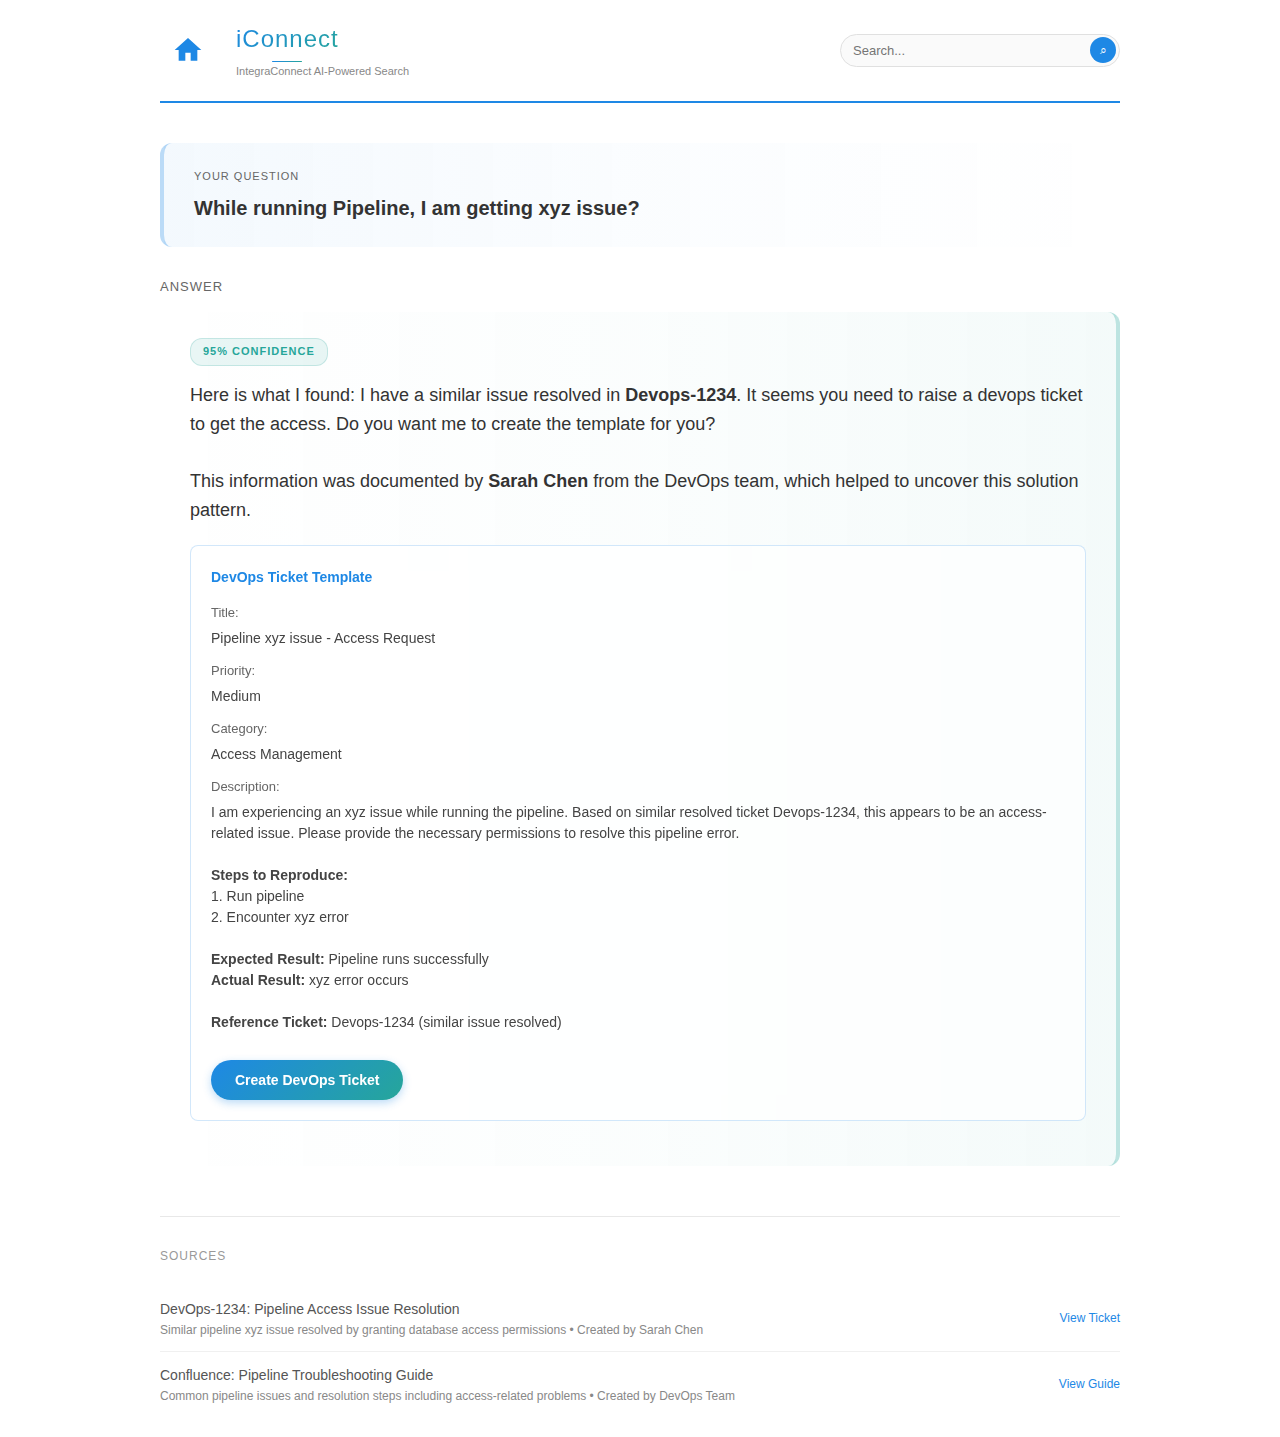
<file: faq1.html>
<!DOCTYPE html>
<html lang="en">
<head>
    <meta charset="UTF-8">
    <meta name="viewport" content="width=device-width, initial-scale=1.0">
    <title>iConnect - Pipeline Issue Response</title>
    <style>
        * {
            margin: 0;
            padding: 0;
            box-sizing: border-box;
        }
        
        body {
            font-family: 'Segoe UI', Tahoma, Geneva, Verdana, sans-serif;
            background: #ffffff;
            color: #333;
            line-height: 1.6;
        }
        
        .container {
            max-width: 1000px;
            margin: 0 auto;
            padding: 20px;
        }
        
        .header {
            display: flex;
            align-items: center;
            justify-content: space-between;
            margin-bottom: 40px;
            padding-bottom: 20px;
            border-bottom: 2px solid #1e88e5;
            position: relative;
        }
        
        .header-left {
            display: flex;
            align-items: center;
            gap: 20px;
            flex: 1;
        }
        
        .header-center {
            text-align: left;
        }
        
        .main-title {
            text-align: left;
        }
        
        .subtitle {
            text-align: left;
        }
        
        .header-right {
            display: flex;
            align-items: center;
            justify-content: flex-end;
        }
        
        .home-btn {
            background: none;
            border: none;
            cursor: pointer;
            padding: 12px;
            border-radius: 12px;
            transition: all 0.3s ease;
            width: 56px;
            height: 56px;
            display: flex;
            align-items: center;
            justify-content: center;
        }
        
        .home-btn:hover {
            background: rgba(30,136,229,0.1);
            transform: scale(1.05);
        }
        
        .home-icon {
            width: 32px;
            height: 32px;
            fill: #1e88e5;
            transition: all 0.3s ease;
        }
        
        .home-btn:hover .home-icon {
            fill: #1565c0;
        }
        
        .mini-search {
            width: 280px;
            position: relative;
        }
        
        .mini-search-input {
            width: 100%;
            padding: 8px 35px 8px 12px;
            border: 1px solid #e0e0e0;
            border-radius: 20px;
            font-size: 13px;
            outline: none;
            background: #fafafa;
            transition: all 0.3s ease;
        }
        
        .mini-search-input:focus {
            border-color: #1e88e5;
            background: #ffffff;
            box-shadow: 0 2px 8px rgba(30,136,229,0.1);
        }
        
        .mini-search-btn {
            position: absolute;
            right: 4px;
            top: 50%;
            transform: translateY(-50%);
            background: #1e88e5;
            border: none;
            color: white;
            cursor: pointer;
            font-size: 12px;
            padding: 6px 8px;
            border-radius: 50%;
            transition: all 0.3s ease;
            width: 26px;
            height: 26px;
            display: flex;
            align-items: center;
            justify-content: center;
        }
        
        .mini-search-btn:hover {
            transform: translateY(-50%) scale(1.05);
            background: #1565c0;
        }
        
        @keyframes searchGlow {
            0%, 100% { background-position: 0% 50%; }
            50% { background-position: 100% 50%; }
        }
        
        .main-title {
            font-size: 24px;
            background: linear-gradient(135deg, #1e88e5, #26a69a);
            -webkit-background-clip: text;
            -webkit-text-fill-color: transparent;
            background-clip: text;
            font-weight: 300;
            letter-spacing: 1px;
            margin-bottom: 1px;
            position: relative;
            display: inline-block;
        }
        
        .main-title::after {
            content: '';
            position: absolute;
            bottom: -4px;
            left: 50%;
            transform: translateX(-50%);
            width: 30px;
            height: 1.5px;
            background: linear-gradient(90deg, #1e88e5, #26a69a);
            border-radius: 1px;
        }
        
        .subtitle {
            font-size: 11px;
            color: #888;
            font-weight: 400;
            margin-top: 4px;
        }
        
        .search-query {
            padding: 25px 30px;
            margin-bottom: 30px;
            background: linear-gradient(90deg, rgba(30,136,229,0.05) 0%, rgba(30,136,229,0.02) 50%, transparent 100%);
            border-radius: 12px;
            border-left: 4px solid rgba(30,136,229,0.3);
            position: relative;
            overflow: hidden;
        }
        
        .search-query::before {
            content: '';
            position: absolute;
            top: 0;
            left: -100%;
            width: 100%;
            height: 100%;
            background: linear-gradient(90deg, transparent 0%, rgba(30,136,229,0.1) 50%, transparent 100%);
            animation: questionShimmer 4s ease-in-out infinite;
        }
        
        .query-label {
            font-size: 11px;
            color: #666;
            text-transform: uppercase;
            letter-spacing: 1px;
            margin-bottom: 8px;
            position: relative;
            z-index: 1;
        }
        
        .query-text {
            font-size: 20px;
            color: #333;
            font-weight: 600;
            line-height: 1.4;
            position: relative;
            z-index: 1;
        }
        
        @keyframes questionShimmer {
            0%, 100% { left: -100%; }
            50% { left: 100%; }
        }
        
        .response-section {
            margin-bottom: 40px;
        }
        
        .response-header {
            font-size: 13px;
            color: #666;
            text-transform: uppercase;
            letter-spacing: 1px;
            margin-bottom: 15px;
        }
        
        .response-content {
            padding: 25px 30px;
            background: linear-gradient(270deg, rgba(38,166,154,0.05) 0%, rgba(38,166,154,0.02) 50%, transparent 100%);
            border-radius: 12px;
            border-right: 4px solid rgba(38,166,154,0.3);
            position: relative;
            overflow: hidden;
        }
        
        .response-content::before {
            content: '';
            position: absolute;
            top: 0;
            right: -100%;
            width: 100%;
            height: 100%;
            background: linear-gradient(270deg, transparent 0%, rgba(38,166,154,0.1) 50%, transparent 100%);
            animation: answerShimmer 4s ease-in-out infinite 2s;
        }
        
        .ai-response {
            font-size: 18px;
            line-height: 1.6;
            margin-bottom: 20px;
            color: #333;
            font-weight: 500;
            position: relative;
            z-index: 1;
        }
        
        @keyframes answerShimmer {
            0%, 100% { right: -100%; }
            50% { right: 100%; }
        }
        
        .ticket-template {
            background: rgba(255,255,255,0.7);
            border-radius: 8px;
            padding: 20px;
            margin: 20px 0;
            border: 1px solid rgba(30,136,229,0.2);
            backdrop-filter: blur(10px);
            position: relative;
            z-index: 1;
        }
        
        .template-header {
            font-weight: 600;
            color: #1e88e5;
            margin-bottom: 15px;
            font-size: 14px;
        }
        
        .template-field {
            margin-bottom: 12px;
        }
        
        .field-label {
            font-weight: 500;
            color: #666;
            margin-bottom: 4px;
            font-size: 13px;
        }
        
        .field-value {
            color: #444;
            line-height: 1.5;
            font-size: 14px;
        }
        
        .create-ticket-btn {
            background: linear-gradient(135deg, #1e88e5, #26a69a);
            color: white;
            padding: 12px 24px;
            border: none;
            border-radius: 25px;
            font-size: 14px;
            font-weight: 600;
            cursor: pointer;
            transition: all 0.3s ease;
            margin-top: 15px;
            box-shadow: 0 3px 8px rgba(30,136,229,0.3);
            position: relative;
            z-index: 1;
        }
        
        .create-ticket-btn:hover {
            transform: translateY(-2px);
            box-shadow: 0 5px 15px rgba(30,136,229,0.4);
        }
        
        .sources-section {
            margin-top: 50px;
            border-top: 1px solid #e8e8e8;
            padding-top: 30px;
        }
        
        .sources-header {
            font-size: 12px;
            color: #999;
            text-transform: uppercase;
            letter-spacing: 1px;
            margin-bottom: 20px;
        }
        
        .source-item {
            padding: 12px 0;
            border-bottom: 1px solid #f0f0f0;
            display: flex;
            justify-content: space-between;
            align-items: center;
        }
        
        .source-item:last-child {
            border-bottom: none;
        }
        
        .source-info {
            flex: 1;
        }
        
        .source-title {
            font-weight: 500;
            color: #555;
            margin-bottom: 2px;
            font-size: 14px;
        }
        
        .source-description {
            font-size: 12px;
            color: #888;
            line-height: 1.4;
        }
        
        .source-link {
            color: #1e88e5;
            text-decoration: none;
            font-size: 12px;
            font-weight: 500;
        }
        
        .source-link:hover {
            text-decoration: underline;
        }
        
        .confidence-badge {
            background: rgba(38,166,154,0.1);
            color: #26a69a;
            font-size: 11px;
            text-transform: uppercase;
            letter-spacing: 1px;
            margin-bottom: 15px;
            display: inline-block;
            padding: 4px 12px;
            border-radius: 12px;
            border: 1px solid rgba(38,166,154,0.2);
            font-weight: 600;
            position: relative;
            z-index: 1;
        }
        

    </style>
</head>
<body>
    <div class="container">
        <div class="header">
            <div class="header-left">
                <button class="home-btn" onclick="goHome()">
                    <svg class="home-icon" viewBox="0 0 24 24">
                        <path d="M10 20v-6h4v6h5v-8h3L12 3 2 12h3v8z"/>
                    </svg>
                </button>
                <div class="header-center">
                    <div class="main-title">iConnect</div>
                    <div class="subtitle">IntegraConnect AI-Powered Search</div>
                </div>
            </div>
            
            <div class="header-right">
                <div class="mini-search">
                    <input type="text" class="mini-search-input" placeholder="Search..." />
                    <button class="mini-search-btn">⌕</button>
                </div>
            </div>
        </div>
        
        <div class="search-query">
            <div class="query-label">Your Question</div>
            <div class="query-text">While running Pipeline, I am getting xyz issue?</div>
        </div>
        
        <div class="response-section">
            <div class="response-header">
                Answer
            </div>
            <div class="response-content">
                <div class="confidence-badge">95% Confidence</div>
                
                <div class="ai-response">
                    Here is what I found: I have a similar issue resolved in <strong>Devops-1234</strong>. It seems you need to raise a devops ticket to get the access. Do you want me to create the template for you?
                    <br><br>
                    This information was documented by <strong>Sarah Chen</strong> from the DevOps team, which helped to uncover this solution pattern.
                </div>
                
                <div class="ticket-template">
                    <div class="template-header">
                        DevOps Ticket Template
                    </div>
                    
                    <div class="template-field">
                        <div class="field-label">Title:</div>
                        <div class="field-value">Pipeline xyz issue - Access Request</div>
                    </div>
                    
                    <div class="template-field">
                        <div class="field-label">Priority:</div>
                        <div class="field-value">Medium</div>
                    </div>
                    
                    <div class="template-field">
                        <div class="field-label">Category:</div>
                        <div class="field-value">Access Management</div>
                    </div>
                    
                    <div class="template-field">
                        <div class="field-label">Description:</div>
                        <div class="field-value">
                            I am experiencing an xyz issue while running the pipeline. Based on similar resolved ticket Devops-1234, this appears to be an access-related issue. Please provide the necessary permissions to resolve this pipeline error.
                            <br><br>
                            <strong>Steps to Reproduce:</strong><br>
                            1. Run pipeline<br>
                            2. Encounter xyz error<br>
                            <br>
                            <strong>Expected Result:</strong> Pipeline runs successfully<br>
                            <strong>Actual Result:</strong> xyz error occurs<br>
                            <br>
                            <strong>Reference Ticket:</strong> Devops-1234 (similar issue resolved)
                        </div>
                    </div>
                    
                    <button class="create-ticket-btn" onclick="createTicket()">
                        Create DevOps Ticket
                    </button>
                </div>
            </div>
        </div>
        
        <div class="sources-section">
            <div class="sources-header">
                Sources
            </div>
            
            <div class="source-item">
                <div class="source-info">
                    <div class="source-title">DevOps-1234: Pipeline Access Issue Resolution</div>
                    <div class="source-description">Similar pipeline xyz issue resolved by granting database access permissions • Created by Sarah Chen</div>
                </div>
                <a href="#" class="source-link">View Ticket</a>
            </div>
            
            <div class="source-item">
                <div class="source-info">
                    <div class="source-title">Confluence: Pipeline Troubleshooting Guide</div>
                    <div class="source-description">Common pipeline issues and resolution steps including access-related problems • Created by DevOps Team</div>
                </div>
                <a href="#" class="source-link">View Guide</a>
            </div>
        </div>
        

    </div>
    
    <script>
        function goHome() {
            window.location.href = 'home.html';
        }
        
        function createTicket() {
            alert('DevOps ticket template copied to clipboard!\n\nIn the full application, this would:\n• Open your DevOps ticketing system\n• Pre-fill the ticket with the template\n• Allow you to submit directly');
        }
        
        // Mini search functionality
        document.querySelector('.mini-search-btn').addEventListener('click', function() {
            const query = document.querySelector('.mini-search-input').value.trim();
            if (query) {
                alert(`Searching for: "${query}"\n\nThis would take you to search results in the full application.`);
            } else {
                alert('Please enter a search query!');
            }
        });
        
        document.querySelector('.mini-search-input').addEventListener('keypress', function(e) {
            if (e.key === 'Enter') {
                document.querySelector('.mini-search-btn').click();
            }
        });
    </script>
</body>
</html>
</file>
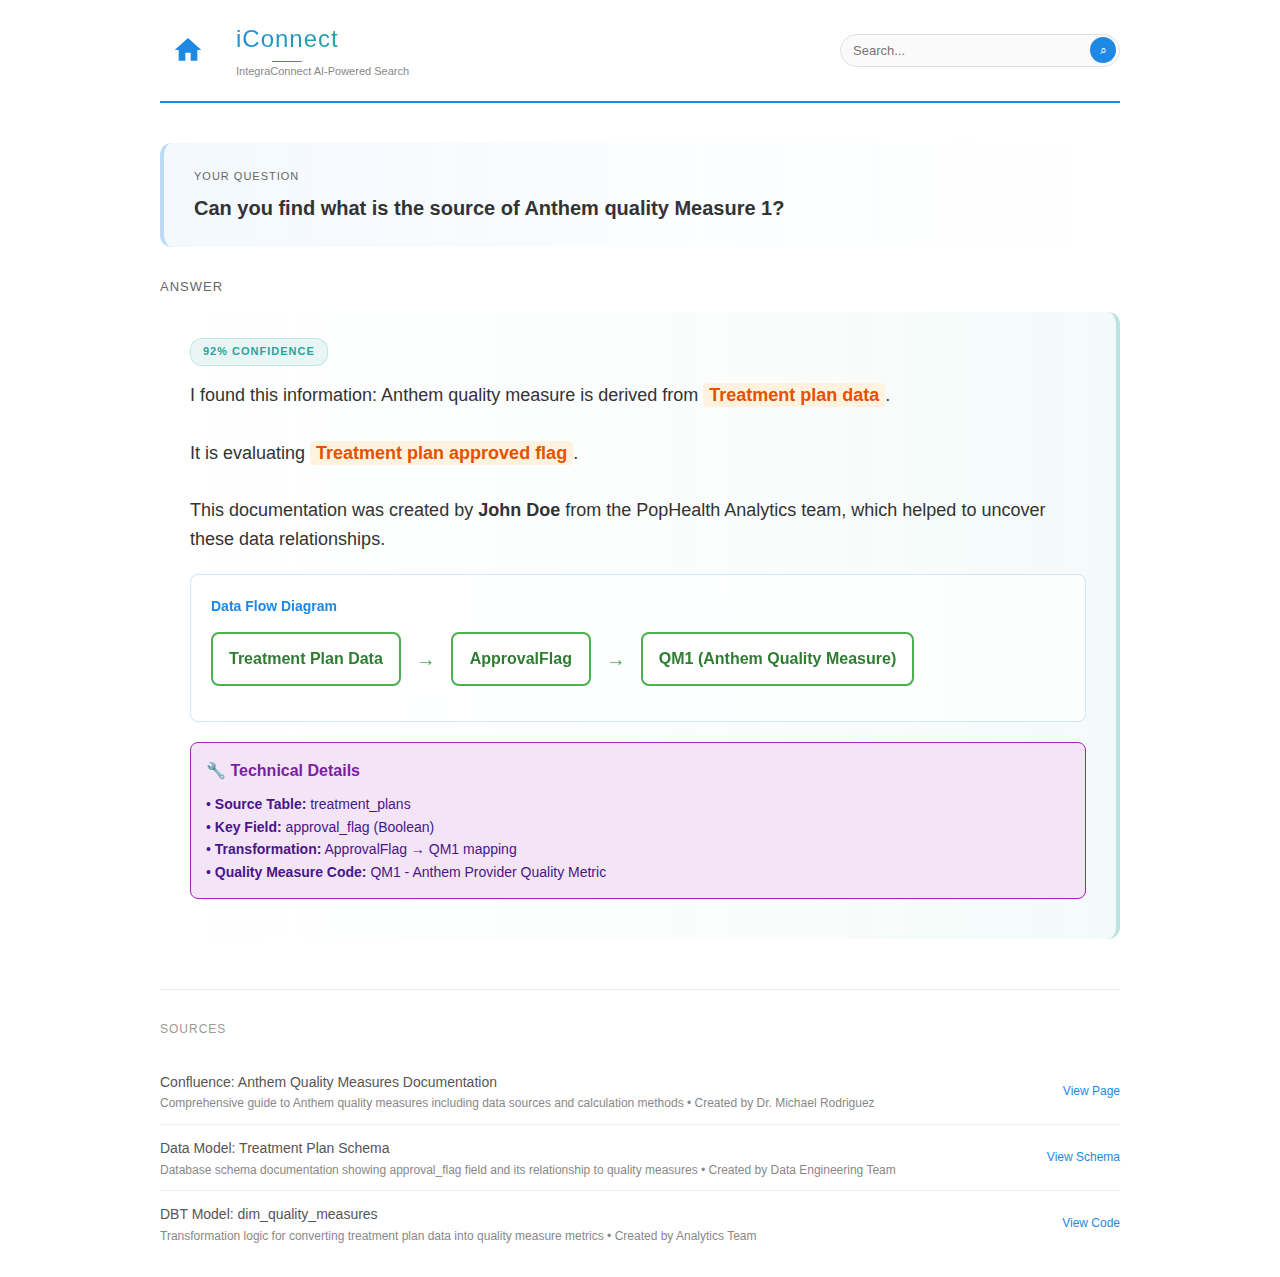
<file: faq2.html>
<!DOCTYPE html>
<html lang="en">
<head>
    <meta charset="UTF-8">
    <meta name="viewport" content="width=device-width, initial-scale=1.0">
    <title>iConnect - Anthem Quality Measure Response</title>
    <style>
        * {
            margin: 0;
            padding: 0;
            box-sizing: border-box;
        }
        
        body {
            font-family: 'Segoe UI', Tahoma, Geneva, Verdana, sans-serif;
            background: #ffffff;
            color: #333;
            line-height: 1.6;
        }
        
        .container {
            max-width: 1000px;
            margin: 0 auto;
            padding: 20px;
        }
        
        .header {
            display: flex;
            align-items: center;
            justify-content: space-between;
            margin-bottom: 40px;
            padding-bottom: 20px;
            border-bottom: 2px solid #1e88e5;
        }
        
        .header-left {
            display: flex;
            align-items: center;
            gap: 20px;
            flex: 1;
        }
        
        .header-center {
            text-align: left;
        }
        
        .main-title {
            text-align: left;
        }
        
        .subtitle {
            text-align: left;
        }
        
        .header-right {
            display: flex;
            align-items: center;
            justify-content: flex-end;
        }
        
        .home-btn {
            background: none;
            border: none;
            cursor: pointer;
            padding: 12px;
            border-radius: 12px;
            transition: all 0.3s ease;
            width: 56px;
            height: 56px;
            display: flex;
            align-items: center;
            justify-content: center;
        }
        
        .home-btn:hover {
            background: rgba(30,136,229,0.1);
            transform: scale(1.05);
        }
        
        .home-icon {
            width: 32px;
            height: 32px;
            fill: #1e88e5;
            transition: all 0.3s ease;
        }
        
        .home-btn:hover .home-icon {
            fill: #1565c0;
        }
        
        .mini-search {
            width: 280px;
            position: relative;
        }
        
        .mini-search-input {
            width: 100%;
            padding: 8px 35px 8px 12px;
            border: 1px solid #e0e0e0;
            border-radius: 20px;
            font-size: 13px;
            outline: none;
            background: #fafafa;
            transition: all 0.3s ease;
        }
        
        .mini-search-input:focus {
            border-color: #1e88e5;
            background: #ffffff;
            box-shadow: 0 2px 8px rgba(30,136,229,0.1);
        }
        
        .mini-search-btn {
            position: absolute;
            right: 4px;
            top: 50%;
            transform: translateY(-50%);
            background: #1e88e5;
            border: none;
            color: white;
            cursor: pointer;
            font-size: 12px;
            padding: 6px 8px;
            border-radius: 50%;
            transition: all 0.3s ease;
            width: 26px;
            height: 26px;
            display: flex;
            align-items: center;
            justify-content: center;
        }
        
        .mini-search-btn:hover {
            transform: translateY(-50%) scale(1.05);
            background: #1565c0;
        }
        
        @keyframes searchGlow {
            0%, 100% { background-position: 0% 50%; }
            50% { background-position: 100% 50%; }
        }
        
        .main-title {
            font-size: 24px;
            background: linear-gradient(135deg, #1e88e5, #26a69a);
            -webkit-background-clip: text;
            -webkit-text-fill-color: transparent;
            background-clip: text;
            font-weight: 300;
            letter-spacing: 1px;
            margin-bottom: 1px;
            position: relative;
            display: inline-block;
        }
        
        .main-title::after {
            content: '';
            position: absolute;
            bottom: -4px;
            left: 50%;
            transform: translateX(-50%);
            width: 30px;
            height: 1.5px;
            background: linear-gradient(90deg, #1e88e5, #26a69a);
            border-radius: 1px;
        }
        
        .subtitle {
            font-size: 11px;
            color: #888;
            font-weight: 400;
            margin-top: 4px;
        }
        
        .search-query {
            padding: 25px 30px;
            margin-bottom: 30px;
            background: linear-gradient(90deg, rgba(30,136,229,0.05) 0%, rgba(30,136,229,0.02) 50%, transparent 100%);
            border-radius: 12px;
            border-left: 4px solid rgba(30,136,229,0.3);
            position: relative;
            overflow: hidden;
        }
        
        .search-query::before {
            content: '';
            position: absolute;
            top: 0;
            left: -100%;
            width: 100%;
            height: 100%;
            background: linear-gradient(90deg, transparent 0%, rgba(30,136,229,0.1) 50%, transparent 100%);
            animation: questionShimmer 4s ease-in-out infinite;
        }
        
        .query-label {
            font-size: 11px;
            color: #666;
            text-transform: uppercase;
            letter-spacing: 1px;
            margin-bottom: 8px;
            position: relative;
            z-index: 1;
        }
        
        .query-text {
            font-size: 20px;
            color: #333;
            font-weight: 600;
            line-height: 1.4;
            position: relative;
            z-index: 1;
        }
        
        @keyframes questionShimmer {
            0%, 100% { left: -100%; }
            50% { left: 100%; }
        }
        
        .response-section {
            margin-bottom: 40px;
        }
        
        .response-header {
            font-size: 13px;
            color: #666;
            text-transform: uppercase;
            letter-spacing: 1px;
            margin-bottom: 15px;
        }
        
        .response-content {
            padding: 25px 30px;
            background: linear-gradient(270deg, rgba(38,166,154,0.05) 0%, rgba(38,166,154,0.02) 50%, transparent 100%);
            border-radius: 12px;
            border-right: 4px solid rgba(38,166,154,0.3);
            position: relative;
            overflow: hidden;
        }
        
        .response-content::before {
            content: '';
            position: absolute;
            top: 0;
            right: -100%;
            width: 100%;
            height: 100%;
            background: linear-gradient(270deg, transparent 0%, rgba(38,166,154,0.1) 50%, transparent 100%);
            animation: answerShimmer 4s ease-in-out infinite 2s;
        }
        
        .ai-response {
            font-size: 18px;
            line-height: 1.6;
            margin-bottom: 20px;
            color: #333;
            font-weight: 500;
            position: relative;
            z-index: 1;
        }
        
        @keyframes answerShimmer {
            0%, 100% { right: -100%; }
            50% { right: 100%; }
        }
        
        .data-flow {
            background: rgba(255,255,255,0.7);
            border-radius: 8px;
            padding: 20px;
            margin: 20px 0;
            border: 1px solid rgba(30,136,229,0.2);
            backdrop-filter: blur(10px);
            position: relative;
            z-index: 1;
        }
        
        .flow-header {
            font-weight: 600;
            color: #1e88e5;
            margin-bottom: 15px;
            font-size: 14px;
        }
        
        .flow-diagram {
            display: flex;
            align-items: center;
            gap: 15px;
            margin: 15px 0;
            flex-wrap: wrap;
        }
        
        .flow-step {
            background: white;
            border: 2px solid #4caf50;
            border-radius: 8px;
            padding: 12px 16px;
            font-weight: 600;
            color: #2e7d32;
            min-width: 140px;
            text-align: center;
        }
        
        .flow-arrow {
            font-size: 20px;
            color: #4caf50;
            font-weight: bold;
        }
        
        .highlight-text {
            background: #fff3e0;
            padding: 2px 6px;
            border-radius: 4px;
            color: #e65100;
            font-weight: 600;
        }
        
        .sources-section {
            margin-top: 50px;
            border-top: 1px solid #e8e8e8;
            padding-top: 30px;
        }
        
        .sources-header {
            font-size: 12px;
            color: #999;
            text-transform: uppercase;
            letter-spacing: 1px;
            margin-bottom: 20px;
        }
        
        .source-item {
            padding: 12px 0;
            border-bottom: 1px solid #f0f0f0;
            display: flex;
            justify-content: space-between;
            align-items: center;
        }
        
        .source-item:last-child {
            border-bottom: none;
        }
        
        .source-info {
            flex: 1;
        }
        
        .source-title {
            font-weight: 500;
            color: #555;
            margin-bottom: 2px;
            font-size: 14px;
        }
        
        .source-description {
            font-size: 12px;
            color: #888;
            line-height: 1.4;
        }
        
        .source-link {
            color: #1e88e5;
            text-decoration: none;
            font-size: 12px;
            font-weight: 500;
        }
        
        .source-link:hover {
            text-decoration: underline;
        }
        
        .confidence-badge {
            background: rgba(38,166,154,0.1);
            color: #26a69a;
            font-size: 11px;
            text-transform: uppercase;
            letter-spacing: 1px;
            margin-bottom: 15px;
            display: inline-block;
            padding: 4px 12px;
            border-radius: 12px;
            border: 1px solid rgba(38,166,154,0.2);
            font-weight: 600;
            position: relative;
            z-index: 1;
        }
        
        .back-link {
            text-align: center;
            margin-top: 30px;
        }
        
        .back-btn {
            color: #1e88e5;
            text-decoration: none;
            font-weight: 500;
            padding: 10px 20px;
            border: 2px solid #1e88e5;
            border-radius: 6px;
            transition: all 0.3s ease;
        }
        
        .back-btn:hover {
            background: #1e88e5;
            color: white;
        }
        
        .technical-details {
            background: #f3e5f5;
            border: 1px solid #9c27b0;
            border-radius: 8px;
            padding: 15px;
            margin: 15px 0;
        }
        
        .tech-header {
            font-weight: bold;
            color: #7b1fa2;
            margin-bottom: 10px;
        }
        
        .tech-content {
            color: #4a148c;
            font-size: 14px;
        }
    </style>
</head>
<body>
    <div class="container">
        <div class="header">
            <div class="header-left">
                <button class="home-btn" onclick="goHome()">
                    <svg class="home-icon" viewBox="0 0 24 24">
                        <path d="M10 20v-6h4v6h5v-8h3L12 3 2 12h3v8z"/>
                    </svg>
                </button>
                <div class="header-center">
                    <div class="main-title">iConnect</div>
                    <div class="subtitle">IntegraConnect AI-Powered Search</div>
                </div>
            </div>
            
            <div class="header-right">
                <div class="mini-search">
                    <input type="text" class="mini-search-input" placeholder="Search..." />
                    <button class="mini-search-btn">⌕</button>
                </div>
            </div>
        </div>
        
        <div class="search-query">
            <div class="query-label">Your Question</div>
            <div class="query-text">Can you find what is the source of Anthem quality Measure 1?</div>
        </div>
        
        <div class="response-section">
            <div class="response-header">
                Answer
            </div>
            <div class="response-content">
                <div class="confidence-badge">92% Confidence</div>
                
                <div class="ai-response">
                    I found this information: Anthem quality measure is derived from <span class="highlight-text">Treatment plan data</span>.
                    <br><br>
                    It is evaluating <span class="highlight-text">Treatment plan approved flag</span>.
                    <br><br>
                    This documentation was created by <strong>John Doe</strong> from the PopHealth Analytics team, which helped to uncover these data relationships.
                </div>
                
                <div class="data-flow">
                    <div class="flow-header">
                        Data Flow Diagram
                    </div>
                    
                    <div class="flow-diagram">
                        <div class="flow-step">Treatment Plan Data</div>
                        <div class="flow-arrow">→</div>
                        <div class="flow-step">ApprovalFlag</div>
                        <div class="flow-arrow">→</div>
                        <div class="flow-step">QM1 (Anthem Quality Measure)</div>
                    </div>
                </div>
                
                <div class="technical-details">
                    <div class="tech-header">🔧 Technical Details</div>
                    <div class="tech-content">
                        • <strong>Source Table:</strong> treatment_plans<br>
                        • <strong>Key Field:</strong> approval_flag (Boolean)<br>
                        • <strong>Transformation:</strong> ApprovalFlag → QM1 mapping<br>
                        • <strong>Quality Measure Code:</strong> QM1 - Anthem Provider Quality Metric
                    </div>
                </div>
            </div>
        </div>
        
        <div class="sources-section">
            <div class="sources-header">
                Sources
            </div>
            
            <div class="source-item">
                <div class="source-info">
                    <div class="source-title">Confluence: Anthem Quality Measures Documentation</div>
                    <div class="source-description">Comprehensive guide to Anthem quality measures including data sources and calculation methods • Created by Dr. Michael Rodriguez</div>
                </div>
                <a href="#" class="source-link">View Page</a>
            </div>
            
            <div class="source-item">
                <div class="source-info">
                    <div class="source-title">Data Model: Treatment Plan Schema</div>
                    <div class="source-description">Database schema documentation showing approval_flag field and its relationship to quality measures • Created by Data Engineering Team</div>
                </div>
                <a href="#" class="source-link">View Schema</a>
            </div>
            
            <div class="source-item">
                <div class="source-info">
                    <div class="source-title">DBT Model: dim_quality_measures</div>
                    <div class="source-description">Transformation logic for converting treatment plan data into quality measure metrics • Created by Analytics Team</div>
                </div>
                <a href="#" class="source-link">View Code</a>
            </div>
        </div>
        

    </div>
    
    <script>
        function goHome() {
            window.location.href = 'home.html';
        }
        
        // Mini search functionality
        document.querySelector('.mini-search-btn').addEventListener('click', function() {
            const query = document.querySelector('.mini-search-input').value.trim();
            if (query) {
                alert(`Searching for: "${query}"\n\nThis would take you to search results in the full application.`);
            } else {
                alert('Please enter a search query!');
            }
        });
        
        document.querySelector('.mini-search-input').addEventListener('keypress', function(e) {
            if (e.key === 'Enter') {
                document.querySelector('.mini-search-btn').click();
            }
        });
    </script>
</body>
</html>
</file>
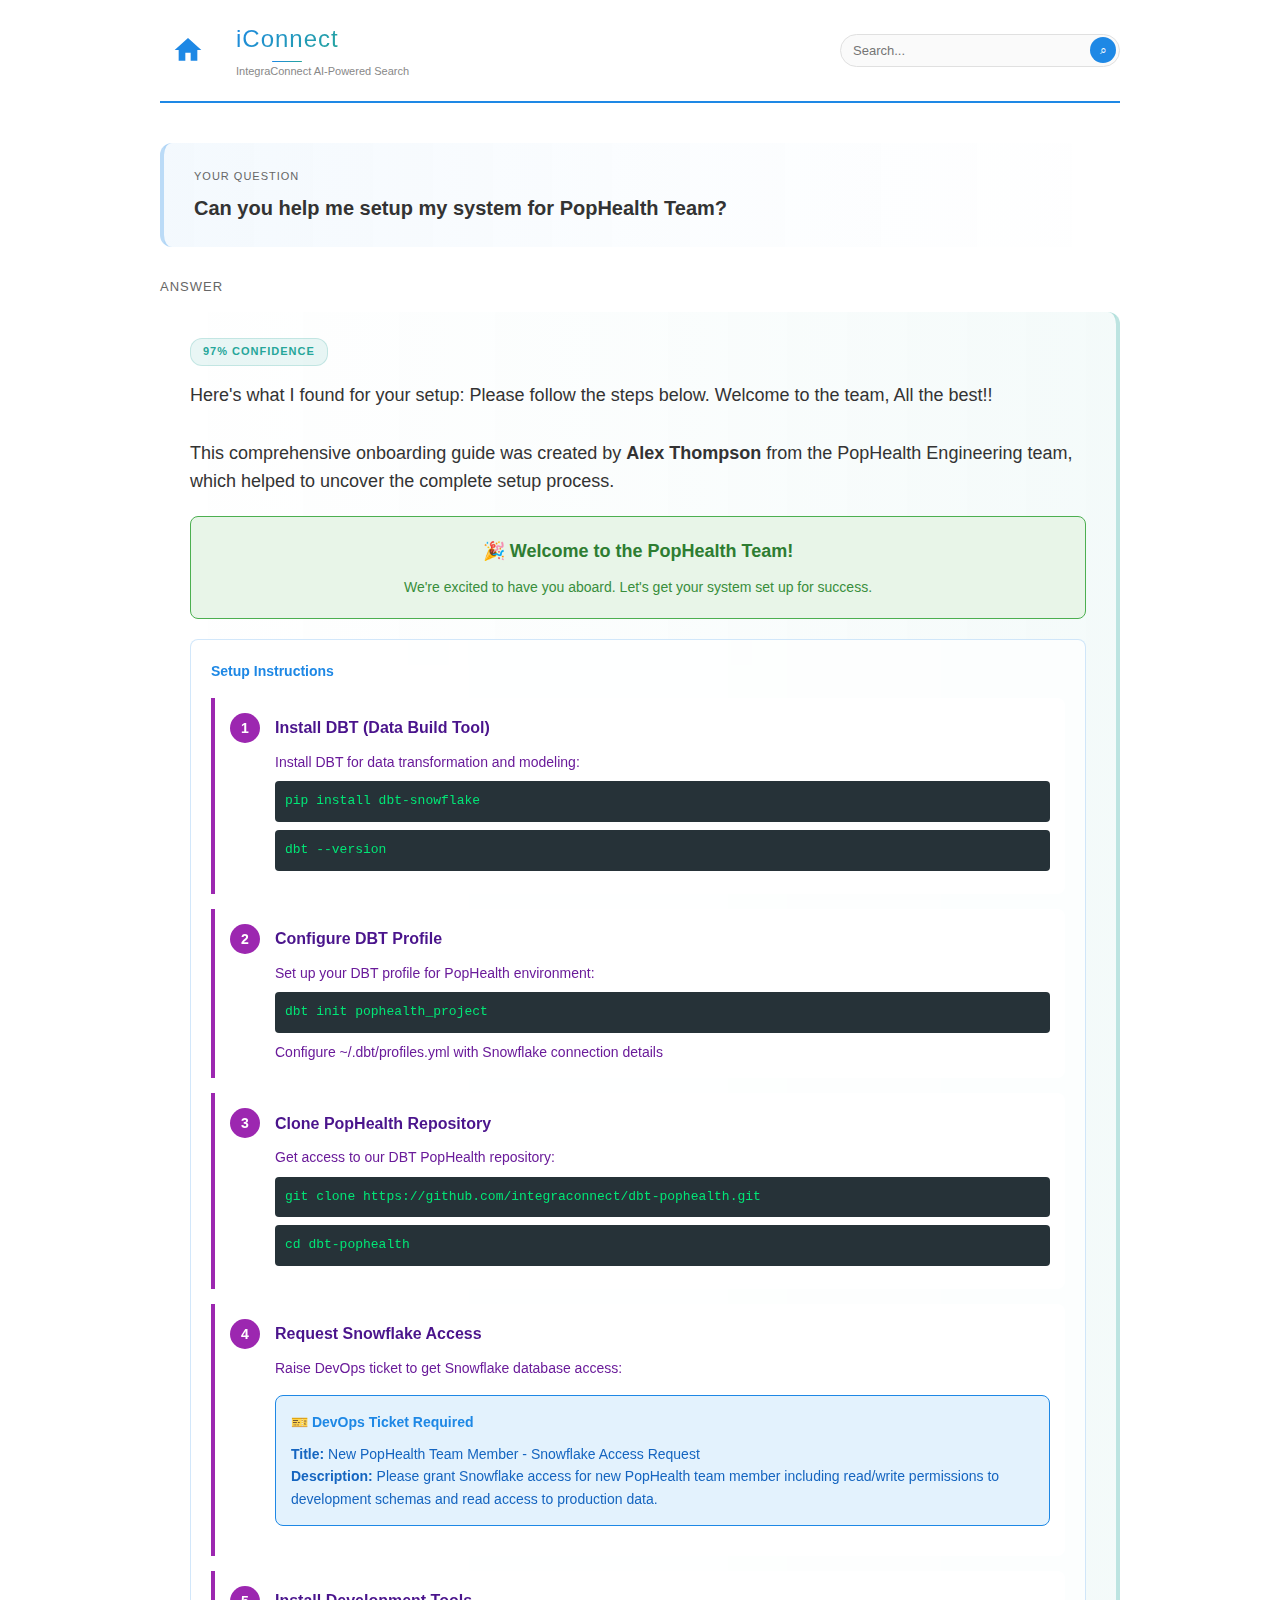
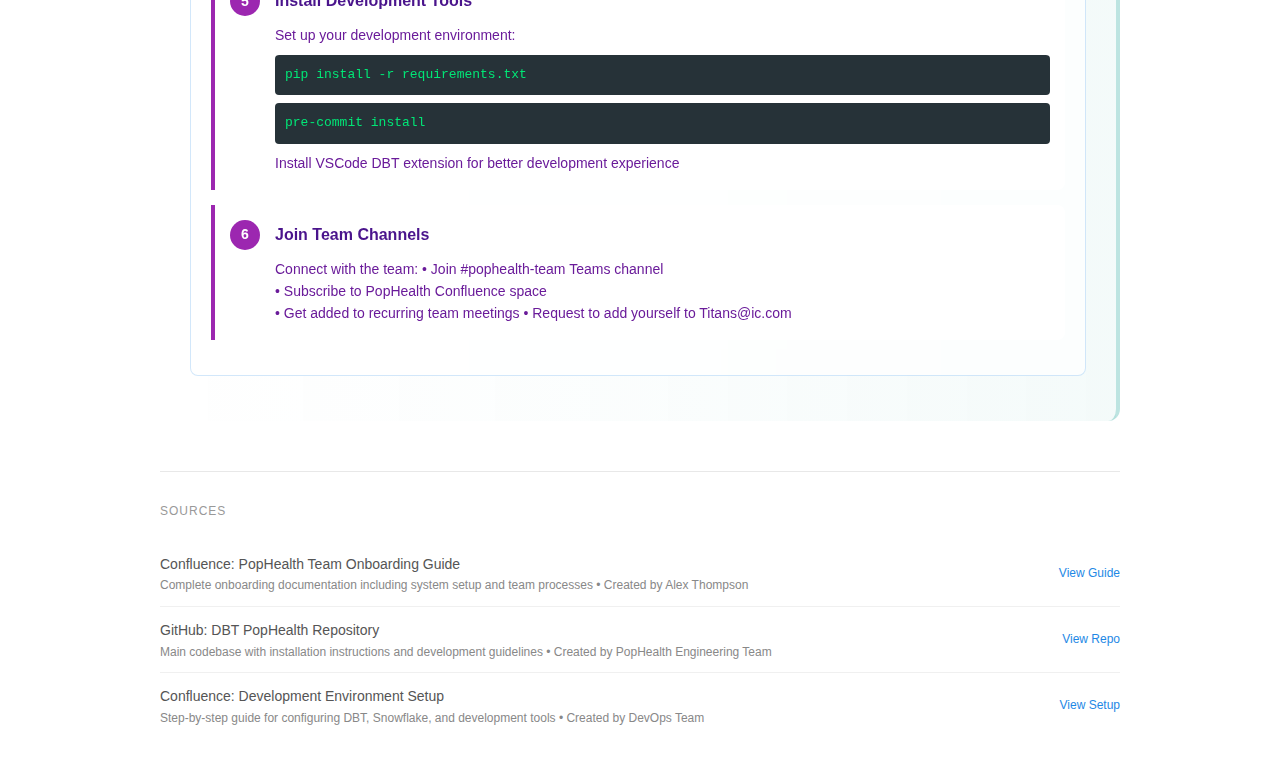
<file: faq3.html>
<!DOCTYPE html>
<html lang="en">
<head>
    <meta charset="UTF-8">
    <meta name="viewport" content="width=device-width, initial-scale=1.0">
    <title>iConnect - PopHealth Setup Guide</title>
    <style>
        * {
            margin: 0;
            padding: 0;
            box-sizing: border-box;
        }
        
        body {
            font-family: 'Segoe UI', Tahoma, Geneva, Verdana, sans-serif;
            background: #ffffff;
            color: #333;
            line-height: 1.6;
        }
        
        .container {
            max-width: 1000px;
            margin: 0 auto;
            padding: 20px;
        }
        
        .header {
            display: flex;
            align-items: center;
            justify-content: space-between;
            margin-bottom: 40px;
            padding-bottom: 20px;
            border-bottom: 2px solid #1e88e5;
        }
        
        .header-left {
            display: flex;
            align-items: center;
            gap: 20px;
            flex: 1;
        }
        
        .header-center {
            text-align: left;
        }
        
        .main-title {
            text-align: left;
        }
        
        .subtitle {
            text-align: left;
        }
        
        .header-right {
            display: flex;
            align-items: center;
            justify-content: flex-end;
        }
        
        .home-btn {
            background: none;
            border: none;
            cursor: pointer;
            padding: 12px;
            border-radius: 12px;
            transition: all 0.3s ease;
            width: 56px;
            height: 56px;
            display: flex;
            align-items: center;
            justify-content: center;
        }
        
        .home-btn:hover {
            background: rgba(30,136,229,0.1);
            transform: scale(1.05);
        }
        
        .home-icon {
            width: 32px;
            height: 32px;
            fill: #1e88e5;
            transition: all 0.3s ease;
        }
        
        .home-btn:hover .home-icon {
            fill: #1565c0;
        }
        
        .mini-search {
            width: 280px;
            position: relative;
        }
        
        .mini-search-input {
            width: 100%;
            padding: 8px 35px 8px 12px;
            border: 1px solid #e0e0e0;
            border-radius: 20px;
            font-size: 13px;
            outline: none;
            background: #fafafa;
            transition: all 0.3s ease;
        }
        
        .mini-search-input:focus {
            border-color: #1e88e5;
            background: #ffffff;
            box-shadow: 0 2px 8px rgba(30,136,229,0.1);
        }
        
        .mini-search-btn {
            position: absolute;
            right: 4px;
            top: 50%;
            transform: translateY(-50%);
            background: #1e88e5;
            border: none;
            color: white;
            cursor: pointer;
            font-size: 12px;
            padding: 6px 8px;
            border-radius: 50%;
            transition: all 0.3s ease;
            width: 26px;
            height: 26px;
            display: flex;
            align-items: center;
            justify-content: center;
        }
        
        .mini-search-btn:hover {
            transform: translateY(-50%) scale(1.05);
            background: #1565c0;
        }
        
        @keyframes searchGlow {
            0%, 100% { background-position: 0% 50%; }
            50% { background-position: 100% 50%; }
        }
        
        .main-title {
            font-size: 24px;
            background: linear-gradient(135deg, #1e88e5, #26a69a);
            -webkit-background-clip: text;
            -webkit-text-fill-color: transparent;
            background-clip: text;
            font-weight: 300;
            letter-spacing: 1px;
            margin-bottom: 1px;
            position: relative;
            display: inline-block;
        }
        
        .main-title::after {
            content: '';
            position: absolute;
            bottom: -4px;
            left: 50%;
            transform: translateX(-50%);
            width: 30px;
            height: 1.5px;
            background: linear-gradient(90deg, #1e88e5, #26a69a);
            border-radius: 1px;
        }
        
        .subtitle {
            font-size: 11px;
            color: #888;
            font-weight: 400;
            margin-top: 4px;
        }
        
        .search-query {
            padding: 25px 30px;
            margin-bottom: 30px;
            background: linear-gradient(90deg, rgba(30,136,229,0.05) 0%, rgba(30,136,229,0.02) 50%, transparent 100%);
            border-radius: 12px;
            border-left: 4px solid rgba(30,136,229,0.3);
            position: relative;
            overflow: hidden;
        }
        
        .search-query::before {
            content: '';
            position: absolute;
            top: 0;
            left: -100%;
            width: 100%;
            height: 100%;
            background: linear-gradient(90deg, transparent 0%, rgba(30,136,229,0.1) 50%, transparent 100%);
            animation: questionShimmer 4s ease-in-out infinite;
        }
        
        .query-label {
            font-size: 11px;
            color: #666;
            text-transform: uppercase;
            letter-spacing: 1px;
            margin-bottom: 8px;
            position: relative;
            z-index: 1;
        }
        
        .query-text {
            font-size: 20px;
            color: #333;
            font-weight: 600;
            line-height: 1.4;
            position: relative;
            z-index: 1;
        }
        
        @keyframes questionShimmer {
            0%, 100% { left: -100%; }
            50% { left: 100%; }
        }
        
        .response-section {
            margin-bottom: 40px;
        }
        
        .response-header {
            font-size: 13px;
            color: #666;
            text-transform: uppercase;
            letter-spacing: 1px;
            margin-bottom: 15px;
        }
        
        .response-content {
            padding: 25px 30px;
            background: linear-gradient(270deg, rgba(38,166,154,0.05) 0%, rgba(38,166,154,0.02) 50%, transparent 100%);
            border-radius: 12px;
            border-right: 4px solid rgba(38,166,154,0.3);
            position: relative;
            overflow: hidden;
        }
        
        .response-content::before {
            content: '';
            position: absolute;
            top: 0;
            right: -100%;
            width: 100%;
            height: 100%;
            background: linear-gradient(270deg, transparent 0%, rgba(38,166,154,0.1) 50%, transparent 100%);
            animation: answerShimmer 4s ease-in-out infinite 2s;
        }
        
        .ai-response {
            font-size: 18px;
            line-height: 1.6;
            margin-bottom: 20px;
            color: #333;
            font-weight: 500;
            position: relative;
            z-index: 1;
        }
        
        @keyframes answerShimmer {
            0%, 100% { right: -100%; }
            50% { right: 100%; }
        }
        
        .welcome-message {
            background: #e8f5e8;
            border: 1px solid #4caf50;
            border-radius: 8px;
            padding: 20px;
            margin: 20px 0;
            text-align: center;
        }
        
        .welcome-text {
            font-size: 18px;
            color: #2e7d32;
            font-weight: 600;
            margin-bottom: 10px;
        }
        
        .welcome-subtext {
            color: #388e3c;
            font-size: 14px;
        }
        
        .setup-steps {
            background: rgba(255,255,255,0.7);
            border-radius: 8px;
            padding: 20px;
            margin: 20px 0;
            border: 1px solid rgba(30,136,229,0.2);
            backdrop-filter: blur(10px);
            position: relative;
            z-index: 1;
        }
        
        .steps-header {
            font-weight: 600;
            color: #1e88e5;
            margin-bottom: 15px;
            font-size: 14px;
        }
        
        .step-item {
            background: white;
            border-left: 4px solid #9c27b0;
            padding: 15px;
            margin-bottom: 15px;
            border-radius: 0 8px 8px 0;
        }
        
        .step-number {
            background: #9c27b0;
            color: white;
            width: 30px;
            height: 30px;
            border-radius: 50%;
            display: inline-flex;
            align-items: center;
            justify-content: center;
            font-weight: bold;
            margin-right: 15px;
            font-size: 14px;
        }
        
        .step-title {
            font-weight: 600;
            color: #4a148c;
            margin-bottom: 8px;
            display: flex;
            align-items: center;
        }
        
        .step-description {
            color: #6a1b9a;
            font-size: 14px;
            margin-left: 45px;
        }
        
        .code-snippet {
            background: #263238;
            color: #00e676;
            padding: 10px;
            border-radius: 4px;
            font-family: 'Courier New', monospace;
            font-size: 13px;
            margin: 8px 0;
            overflow-x: auto;
        }
        
        .devops-ticket {
            background: #e3f2fd;
            border: 1px solid #1e88e5;
            border-radius: 8px;
            padding: 15px;
            margin: 15px 0;
        }
        
        .ticket-header {
            font-weight: bold;
            color: #1e88e5;
            margin-bottom: 10px;
            display: flex;
            align-items: center;
            gap: 8px;
        }
        
        .ticket-content {
            color: #1565c0;
            font-size: 14px;
        }
        
        .sources-section {
            margin-top: 50px;
            border-top: 1px solid #e8e8e8;
            padding-top: 30px;
        }
        
        .sources-header {
            font-size: 12px;
            color: #999;
            text-transform: uppercase;
            letter-spacing: 1px;
            margin-bottom: 20px;
        }
        
        .source-item {
            padding: 12px 0;
            border-bottom: 1px solid #f0f0f0;
            display: flex;
            justify-content: space-between;
            align-items: center;
        }
        
        .source-item:last-child {
            border-bottom: none;
        }
        
        .source-info {
            flex: 1;
        }
        
        .source-title {
            font-weight: 500;
            color: #555;
            margin-bottom: 2px;
            font-size: 14px;
        }
        
        .source-description {
            font-size: 12px;
            color: #888;
            line-height: 1.4;
        }
        
        .source-link {
            color: #1e88e5;
            text-decoration: none;
            font-size: 12px;
            font-weight: 500;
        }
        
        .source-link:hover {
            text-decoration: underline;
        }
        
        .confidence-badge {
            background: rgba(38,166,154,0.1);
            color: #26a69a;
            font-size: 11px;
            text-transform: uppercase;
            letter-spacing: 1px;
            margin-bottom: 15px;
            display: inline-block;
            padding: 4px 12px;
            border-radius: 12px;
            border: 1px solid rgba(38,166,154,0.2);
            font-weight: 600;
            position: relative;
            z-index: 1;
        }
        
        .back-link {
            text-align: center;
            margin-top: 30px;
        }
        
        .back-btn {
            color: #1e88e5;
            text-decoration: none;
            font-weight: 500;
            padding: 10px 20px;
            border: 2px solid #1e88e5;
            border-radius: 6px;
            transition: all 0.3s ease;
        }
        
        .back-btn:hover {
            background: #1e88e5;
            color: white;
        }
    </style>
</head>
<body>
    <div class="container">
        <div class="header">
            <div class="header-left">
                <button class="home-btn" onclick="goHome()">
                    <svg class="home-icon" viewBox="0 0 24 24">
                        <path d="M10 20v-6h4v6h5v-8h3L12 3 2 12h3v8z"/>
                    </svg>
                </button>
                <div class="header-center">
                    <div class="main-title">iConnect</div>
                    <div class="subtitle">IntegraConnect AI-Powered Search</div>
                </div>
            </div>
            
            <div class="header-right">
                <div class="mini-search">
                    <input type="text" class="mini-search-input" placeholder="Search..." />
                    <button class="mini-search-btn">⌕</button>
                </div>
            </div>
        </div>
        
        <div class="search-query">
            <div class="query-label">Your Question</div>
            <div class="query-text">Can you help me setup my system for PopHealth Team?</div>
        </div>
        
        <div class="response-section">
            <div class="response-header">
                Answer
            </div>
            <div class="response-content">
                <div class="confidence-badge">97% Confidence</div>
                
                <div class="ai-response">
                    Here's what I found for your setup: Please follow the steps below. Welcome to the team, All the best!!
                    <br><br>
                    This comprehensive onboarding guide was created by <strong>Alex Thompson</strong> from the PopHealth Engineering team, which helped to uncover the complete setup process.
                </div>
                
                <div class="welcome-message">
                    <div class="welcome-text">🎉 Welcome to the PopHealth Team!</div>
                    <div class="welcome-subtext">We're excited to have you aboard. Let's get your system set up for success.</div>
                </div>
                
                <div class="setup-steps">
                    <div class="steps-header">
                        Setup Instructions
                    </div>
                    
                    <div class="step-item">
                        <div class="step-title">
                            <span class="step-number">1</span>
                            Install DBT (Data Build Tool)
                        </div>
                        <div class="step-description">
                            Install DBT for data transformation and modeling:
                            <div class="code-snippet">pip install dbt-snowflake</div>
                            <div class="code-snippet">dbt --version</div>
                        </div>
                    </div>
                    
                    <div class="step-item">
                        <div class="step-title">
                            <span class="step-number">2</span>
                            Configure DBT Profile
                        </div>
                        <div class="step-description">
                            Set up your DBT profile for PopHealth environment:
                            <div class="code-snippet">dbt init pophealth_project</div>
                            Configure ~/.dbt/profiles.yml with Snowflake connection details
                        </div>
                    </div>
                    
                    <div class="step-item">
                        <div class="step-title">
                            <span class="step-number">3</span>
                            Clone PopHealth Repository
                        </div>
                        <div class="step-description">
                            Get access to our DBT PopHealth repository:
                            <div class="code-snippet">git clone https://github.com/integraconnect/dbt-pophealth.git</div>
                            <div class="code-snippet">cd dbt-pophealth</div>
                        </div>
                    </div>
                    
                    <div class="step-item">
                        <div class="step-title">
                            <span class="step-number">4</span>
                            Request Snowflake Access
                        </div>
                        <div class="step-description">
                            Raise DevOps ticket to get Snowflake database access:
                            
                            <div class="devops-ticket">
                                <div class="ticket-header">
                                    🎫 DevOps Ticket Required
                                </div>
                                <div class="ticket-content">
                                    <strong>Title:</strong> New PopHealth Team Member - Snowflake Access Request<br>
                                    <strong>Description:</strong> Please grant Snowflake access for new PopHealth team member including read/write permissions to development schemas and read access to production data.
                                </div>
                            </div>
                        </div>
                    </div>
                    
                    <div class="step-item">
                        <div class="step-title">
                            <span class="step-number">5</span>
                            Install Development Tools
                        </div>
                        <div class="step-description">
                            Set up your development environment:
                            <div class="code-snippet">pip install -r requirements.txt</div>
                            <div class="code-snippet">pre-commit install</div>
                            Install VSCode DBT extension for better development experience
                        </div>
                    </div>
                    
                    <div class="step-item">
                        <div class="step-title">
                            <span class="step-number">6</span>
                            Join Team Channels
                        </div>
                        <div class="step-description">
                            Connect with the team:
                            • Join #pophealth-team Teams channel<br>
                            • Subscribe to PopHealth Confluence space<br>
                            • Get added to recurring team meetings
                            • Request to add yourself to Titans@ic.com
                        </div>
                    </div>
                </div>
            </div>
        </div>
        
        <div class="sources-section">
            <div class="sources-header">
                Sources
            </div>
            
            <div class="source-item">
                <div class="source-info">
                    <div class="source-title">Confluence: PopHealth Team Onboarding Guide</div>
                    <div class="source-description">Complete onboarding documentation including system setup and team processes • Created by Alex Thompson</div>
                </div>
                <a href="#" class="source-link">View Guide</a>
            </div>
            
            <div class="source-item">
                <div class="source-info">
                    <div class="source-title">GitHub: DBT PopHealth Repository</div>
                    <div class="source-description">Main codebase with installation instructions and development guidelines • Created by PopHealth Engineering Team</div>
                </div>
                <a href="#" class="source-link">View Repo</a>
            </div>
            
            <div class="source-item">
                <div class="source-info">
                    <div class="source-title">Confluence: Development Environment Setup</div>
                    <div class="source-description">Step-by-step guide for configuring DBT, Snowflake, and development tools • Created by DevOps Team</div>
                </div>
                <a href="#" class="source-link">View Setup</a>
            </div>
        </div>
        

    </div>
    
    <script>
        function goHome() {
            window.location.href = 'home.html';
        }
        
        // Mini search functionality
        document.querySelector('.mini-search-btn').addEventListener('click', function() {
            const query = document.querySelector('.mini-search-input').value.trim();
            if (query) {
                alert(`Searching for: "${query}"\n\nThis would take you to search results in the full application.`);
            } else {
                alert('Please enter a search query!');
            }
        });
        
        document.querySelector('.mini-search-input').addEventListener('keypress', function(e) {
            if (e.key === 'Enter') {
                document.querySelector('.mini-search-btn').click();
            }
        });
    </script>
</body>
</html>
</file>
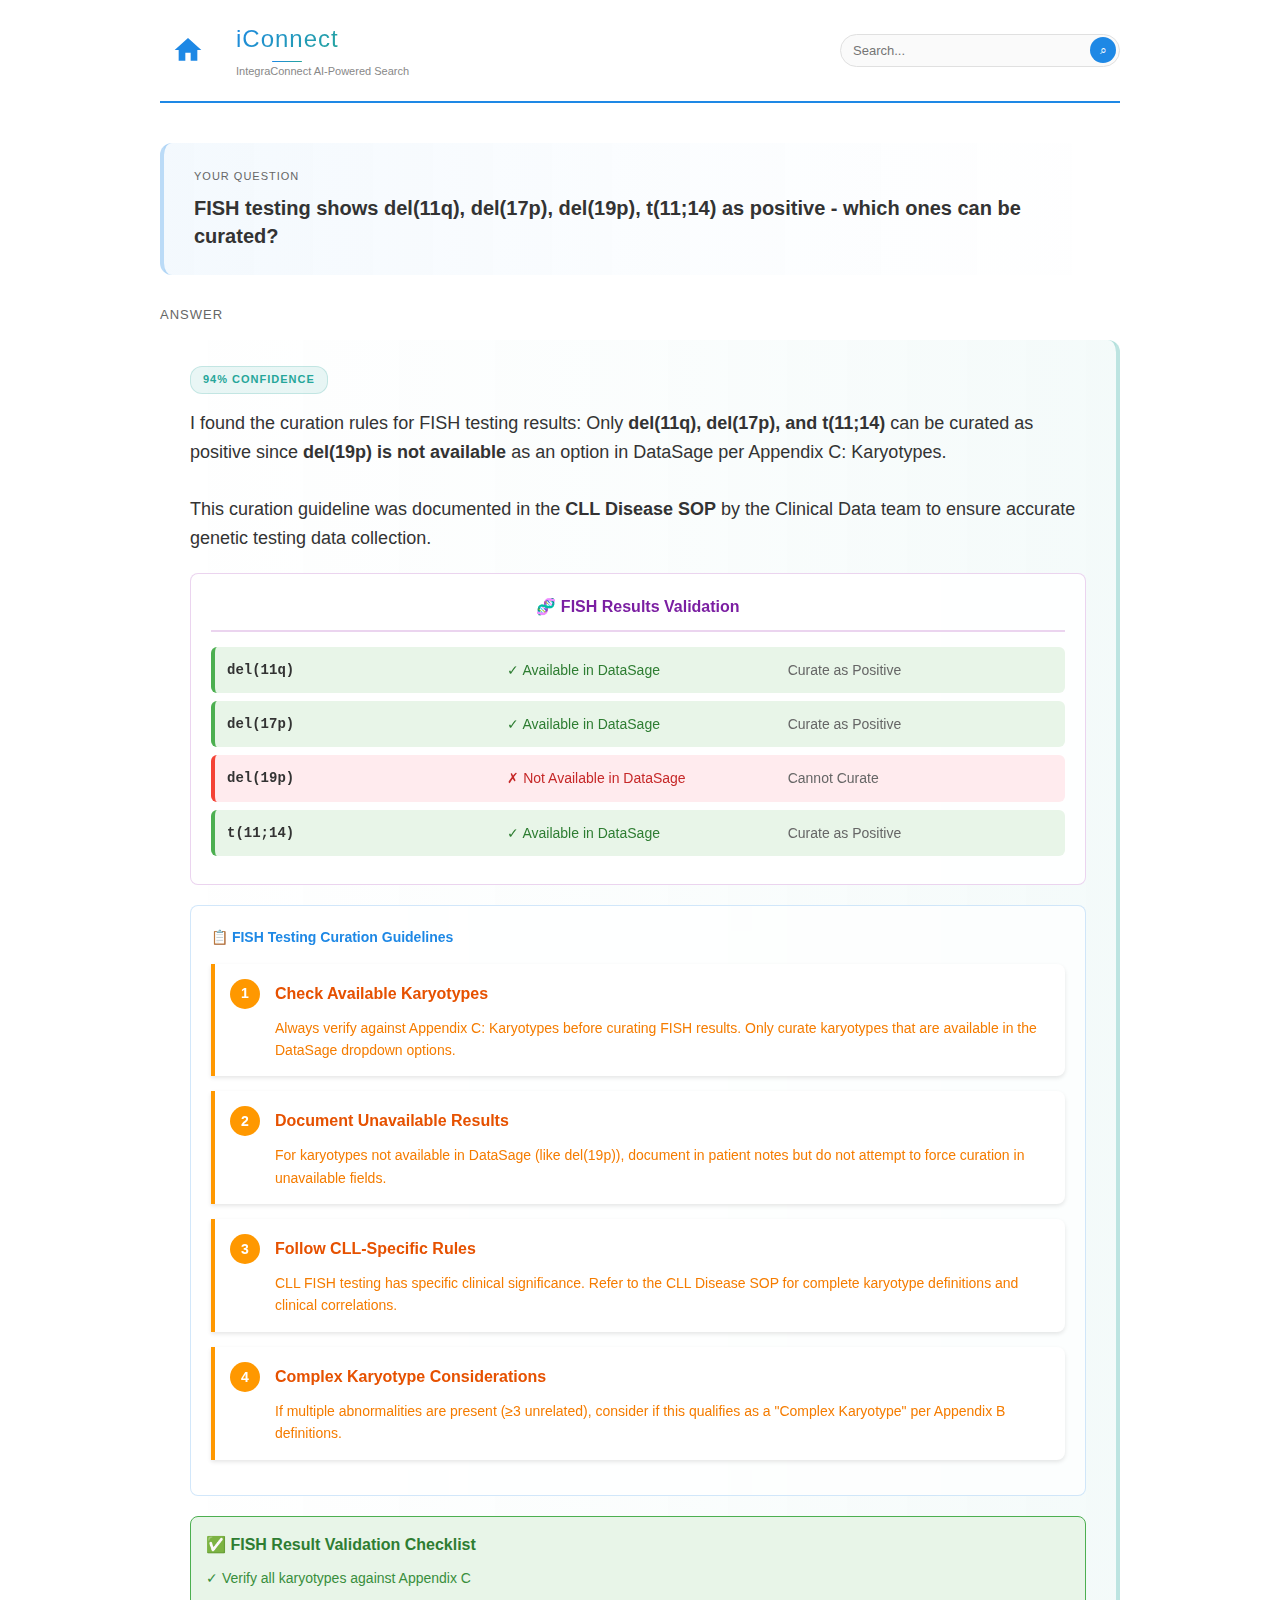
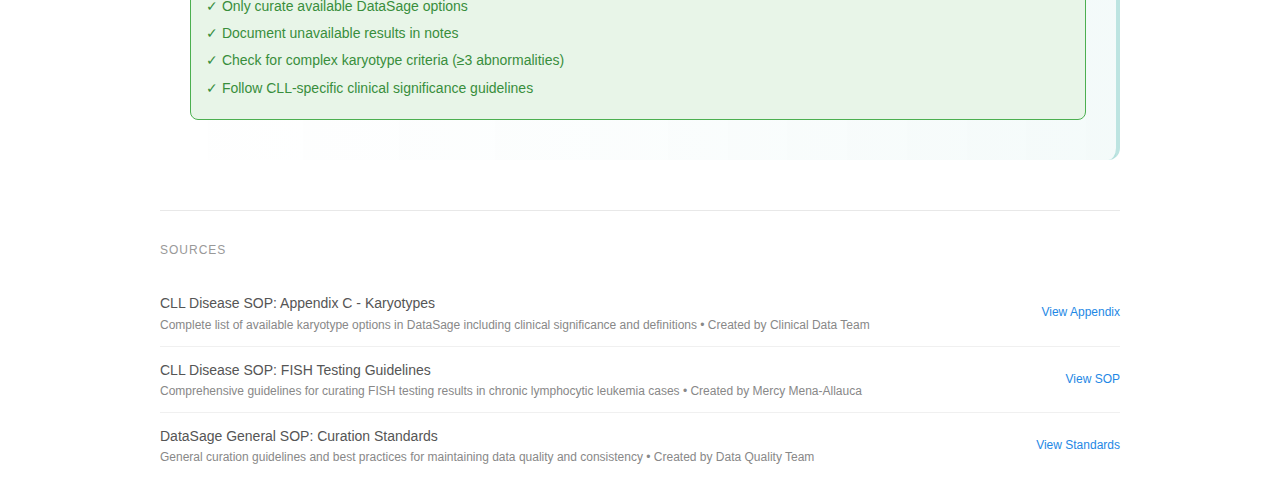
<file: faq4.html>
<!DOCTYPE html>
<html lang="en">
<head>
    <meta charset="UTF-8">
    <meta name="viewport" content="width=device-width, initial-scale=1.0">
    <title>iConnect - FISH Testing Curation Guide</title>
    <style>
        * {
            margin: 0;
            padding: 0;
            box-sizing: border-box;
        }
        
        body {
            font-family: 'Segoe UI', Tahoma, Geneva, Verdana, sans-serif;
            background: #ffffff;
            color: #333;
            line-height: 1.6;
        }
        
        .container {
            max-width: 1000px;
            margin: 0 auto;
            padding: 20px;
        }
        
        .header {
            display: flex;
            align-items: center;
            justify-content: space-between;
            margin-bottom: 40px;
            padding-bottom: 20px;
            border-bottom: 2px solid #1e88e5;
        }
        
        .header-left {
            display: flex;
            align-items: center;
            gap: 20px;
            flex: 1;
        }
        
        .header-center {
            text-align: left;
        }
        
        .main-title {
            text-align: left;
        }
        
        .subtitle {
            text-align: left;
        }
        
        .header-right {
            display: flex;
            align-items: center;
            justify-content: flex-end;
        }
        
        .home-btn {
            background: none;
            border: none;
            cursor: pointer;
            padding: 12px;
            border-radius: 12px;
            transition: all 0.3s ease;
            width: 56px;
            height: 56px;
            display: flex;
            align-items: center;
            justify-content: center;
        }
        
        .home-btn:hover {
            background: rgba(30,136,229,0.1);
            transform: scale(1.05);
        }
        
        .home-icon {
            width: 32px;
            height: 32px;
            fill: #1e88e5;
            transition: all 0.3s ease;
        }
        
        .home-btn:hover .home-icon {
            fill: #1565c0;
        }
        
        .mini-search {
            width: 280px;
            position: relative;
        }
        
        .mini-search-input {
            width: 100%;
            padding: 8px 35px 8px 12px;
            border: 1px solid #e0e0e0;
            border-radius: 20px;
            font-size: 13px;
            outline: none;
            background: #fafafa;
            transition: all 0.3s ease;
        }
        
        .mini-search-input:focus {
            border-color: #1e88e5;
            background: #ffffff;
            box-shadow: 0 2px 8px rgba(30,136,229,0.1);
        }
        
        .mini-search-btn {
            position: absolute;
            right: 4px;
            top: 50%;
            transform: translateY(-50%);
            background: #1e88e5;
            border: none;
            color: white;
            cursor: pointer;
            font-size: 12px;
            padding: 6px 8px;
            border-radius: 50%;
            transition: all 0.3s ease;
            width: 26px;
            height: 26px;
            display: flex;
            align-items: center;
            justify-content: center;
        }
        
        .mini-search-btn:hover {
            transform: translateY(-50%) scale(1.05);
            background: #1565c0;
        }
        
        @keyframes searchGlow {
            0%, 100% { background-position: 0% 50%; }
            50% { background-position: 100% 50%; }
        }
        
        .main-title {
            font-size: 24px;
            background: linear-gradient(135deg, #1e88e5, #26a69a);
            -webkit-background-clip: text;
            -webkit-text-fill-color: transparent;
            background-clip: text;
            font-weight: 300;
            letter-spacing: 1px;
            margin-bottom: 1px;
            position: relative;
            display: inline-block;
        }
        
        .main-title::after {
            content: '';
            position: absolute;
            bottom: -4px;
            left: 50%;
            transform: translateX(-50%);
            width: 30px;
            height: 1.5px;
            background: linear-gradient(90deg, #1e88e5, #26a69a);
            border-radius: 1px;
        }
        
        .subtitle {
            font-size: 11px;
            color: #888;
            font-weight: 400;
            margin-top: 4px;
        }
        
        .search-query {
            padding: 25px 30px;
            margin-bottom: 30px;
            background: linear-gradient(90deg, rgba(30,136,229,0.05) 0%, rgba(30,136,229,0.02) 50%, transparent 100%);
            border-radius: 12px;
            border-left: 4px solid rgba(30,136,229,0.3);
            position: relative;
            overflow: hidden;
        }
        
        .search-query::before {
            content: '';
            position: absolute;
            top: 0;
            left: -100%;
            width: 100%;
            height: 100%;
            background: linear-gradient(90deg, transparent 0%, rgba(30,136,229,0.1) 50%, transparent 100%);
            animation: questionShimmer 4s ease-in-out infinite;
        }
        
        .query-label {
            font-size: 11px;
            color: #666;
            text-transform: uppercase;
            letter-spacing: 1px;
            margin-bottom: 8px;
            position: relative;
            z-index: 1;
        }
        
        .query-text {
            font-size: 20px;
            color: #333;
            font-weight: 600;
            line-height: 1.4;
            position: relative;
            z-index: 1;
        }
        
        @keyframes questionShimmer {
            0%, 100% { left: -100%; }
            50% { left: 100%; }
        }
        
        .response-section {
            margin-bottom: 40px;
        }
        
        .response-header {
            font-size: 13px;
            color: #666;
            text-transform: uppercase;
            letter-spacing: 1px;
            margin-bottom: 15px;
        }
        
        .response-content {
            padding: 25px 30px;
            background: linear-gradient(270deg, rgba(38,166,154,0.05) 0%, rgba(38,166,154,0.02) 50%, transparent 100%);
            border-radius: 12px;
            border-right: 4px solid rgba(38,166,154,0.3);
            position: relative;
            overflow: hidden;
        }
        
        .response-content::before {
            content: '';
            position: absolute;
            top: 0;
            right: -100%;
            width: 100%;
            height: 100%;
            background: linear-gradient(270deg, transparent 0%, rgba(38,166,154,0.1) 50%, transparent 100%);
            animation: answerShimmer 4s ease-in-out infinite 2s;
        }
        
        .ai-response {
            font-size: 18px;
            line-height: 1.6;
            margin-bottom: 20px;
            color: #333;
            font-weight: 500;
            position: relative;
            z-index: 1;
        }
        
        @keyframes answerShimmer {
            0%, 100% { right: -100%; }
            50% { right: 100%; }
        }
        
        .curation-guidelines {
            background: rgba(255,255,255,0.7);
            border-radius: 8px;
            padding: 20px;
            margin: 20px 0;
            border: 1px solid rgba(30,136,229,0.2);
            backdrop-filter: blur(10px);
            position: relative;
            z-index: 1;
        }
        
        .steps-header {
            font-weight: 600;
            color: #1e88e5;
            margin-bottom: 15px;
            font-size: 14px;
        }
        
        .step-item {
            background: white;
            border-left: 4px solid #ff9800;
            padding: 15px;
            margin-bottom: 15px;
            border-radius: 0 8px 8px 0;
            box-shadow: 0 2px 4px rgba(0,0,0,0.1);
        }
        
        .step-number {
            background: #ff9800;
            color: white;
            width: 30px;
            height: 30px;
            border-radius: 50%;
            display: inline-flex;
            align-items: center;
            justify-content: center;
            font-weight: bold;
            margin-right: 15px;
            font-size: 14px;
        }
        
        .step-title {
            font-weight: 600;
            color: #e65100;
            margin-bottom: 8px;
            display: flex;
            align-items: center;
        }
        
        .step-description {
            color: #f57c00;
            font-size: 14px;
            margin-left: 45px;
        }
        
        .code-snippet {
            background: #263238;
            color: #00e676;
            padding: 10px;
            border-radius: 4px;
            font-family: 'Courier New', monospace;
            font-size: 13px;
            margin: 8px 0;
            overflow-x: auto;
        }
        
        .validation-table {
            background: rgba(255,255,255,0.9);
            border-radius: 8px;
            padding: 20px;
            margin: 20px 0;
            border: 1px solid rgba(156,39,176,0.2);
            backdrop-filter: blur(10px);
            position: relative;
            z-index: 1;
        }
        
        .table-header {
            font-weight: 600;
            color: #7b1fa2;
            margin-bottom: 15px;
            font-size: 16px;
            text-align: center;
            padding-bottom: 10px;
            border-bottom: 2px solid rgba(156,39,176,0.2);
        }
        
        .table-row {
            display: grid;
            grid-template-columns: 1fr 1fr 1fr;
            gap: 15px;
            padding: 12px;
            margin-bottom: 8px;
            border-radius: 6px;
            align-items: center;
            font-size: 14px;
        }
        
        .table-row.valid {
            background: #e8f5e8;
            border-left: 4px solid #4caf50;
        }
        
        .table-row.invalid {
            background: #ffebee;
            border-left: 4px solid #f44336;
        }
        
        .karyotype {
            font-weight: 600;
            color: #333;
            font-family: 'Courier New', monospace;
        }
        
        .status {
            font-weight: 500;
        }
        
        .table-row.valid .status {
            color: #2e7d32;
        }
        
        .table-row.invalid .status {
            color: #c62828;
        }
        
        .action {
            font-weight: 500;
            color: #666;
        }
        
        .checklist {
            background: #e8f5e8;
            border: 1px solid #4caf50;
            border-radius: 8px;
            padding: 15px;
            margin: 15px 0;
        }
        
        .checklist-header {
            font-weight: bold;
            color: #2e7d32;
            margin-bottom: 10px;
            display: flex;
            align-items: center;
            gap: 8px;
        }
        
        .checklist-item {
            color: #388e3c;
            font-size: 14px;
            margin-bottom: 5px;
            display: flex;
            align-items: center;
            gap: 8px;
        }
        
        .sources-section {
            margin-top: 50px;
            border-top: 1px solid #e8e8e8;
            padding-top: 30px;
        }
        
        .sources-header {
            font-size: 12px;
            color: #999;
            text-transform: uppercase;
            letter-spacing: 1px;
            margin-bottom: 20px;
        }
        
        .source-item {
            padding: 12px 0;
            border-bottom: 1px solid #f0f0f0;
            display: flex;
            justify-content: space-between;
            align-items: center;
        }
        
        .source-item:last-child {
            border-bottom: none;
        }
        
        .source-info {
            flex: 1;
        }
        
        .source-title {
            font-weight: 500;
            color: #555;
            margin-bottom: 2px;
            font-size: 14px;
        }
        
        .source-description {
            font-size: 12px;
            color: #888;
            line-height: 1.4;
        }
        
        .source-link {
            color: #1e88e5;
            text-decoration: none;
            font-size: 12px;
            font-weight: 500;
        }
        
        .source-link:hover {
            text-decoration: underline;
        }
        
        .confidence-badge {
            background: rgba(38,166,154,0.1);
            color: #26a69a;
            font-size: 11px;
            text-transform: uppercase;
            letter-spacing: 1px;
            margin-bottom: 15px;
            display: inline-block;
            padding: 4px 12px;
            border-radius: 12px;
            border: 1px solid rgba(38,166,154,0.2);
            font-weight: 600;
            position: relative;
            z-index: 1;
        }
    </style>
</head>
<body>
    <div class="container">
        <div class="header">
            <div class="header-left">
                <button class="home-btn" onclick="goHome()">
                    <svg class="home-icon" viewBox="0 0 24 24">
                        <path d="M10 20v-6h4v6h5v-8h3L12 3 2 12h3v8z"/>
                    </svg>
                </button>
                <div class="header-center">
                    <div class="main-title">iConnect</div>
                    <div class="subtitle">IntegraConnect AI-Powered Search</div>
                </div>
            </div>
            
            <div class="header-right">
                <div class="mini-search">
                    <input type="text" class="mini-search-input" placeholder="Search..." />
                    <button class="mini-search-btn">⌕</button>
                </div>
            </div>
        </div>
        
        <div class="search-query">
            <div class="query-label">Your Question</div>
            <div class="query-text">FISH testing shows del(11q), del(17p), del(19p), t(11;14) as positive - which ones can be curated?</div>
        </div>
        
        <div class="response-section">
            <div class="response-header">
                Answer
            </div>
            <div class="response-content">
                <div class="confidence-badge">94% Confidence</div>
                
                <div class="ai-response">
                    I found the curation rules for FISH testing results: Only <strong>del(11q), del(17p), and t(11;14)</strong> can be curated as positive since <strong>del(19p) is not available</strong> as an option in DataSage per Appendix C: Karyotypes.
                    <br><br>
                    This curation guideline was documented in the <strong>CLL Disease SOP</strong> by the Clinical Data team to ensure accurate genetic testing data collection.
                </div>
                
                <div class="validation-table">
                    <div class="table-header">
                        🧬 FISH Results Validation
                    </div>
                    
                    <div class="table-row valid">
                        <div class="karyotype">del(11q)</div>
                        <div class="status">✓ Available in DataSage</div>
                        <div class="action">Curate as Positive</div>
                    </div>
                    
                    <div class="table-row valid">
                        <div class="karyotype">del(17p)</div>
                        <div class="status">✓ Available in DataSage</div>
                        <div class="action">Curate as Positive</div>
                    </div>
                    
                    <div class="table-row invalid">
                        <div class="karyotype">del(19p)</div>
                        <div class="status">✗ Not Available in DataSage</div>
                        <div class="action">Cannot Curate</div>
                    </div>
                    
                    <div class="table-row valid">
                        <div class="karyotype">t(11;14)</div>
                        <div class="status">✓ Available in DataSage</div>
                        <div class="action">Curate as Positive</div>
                    </div>
                </div>
                
                <div class="curation-guidelines">
                    <div class="steps-header">
                        📋 FISH Testing Curation Guidelines
                    </div>
                    
                    <div class="step-item">
                        <div class="step-title">
                            <span class="step-number">1</span>
                            Check Available Karyotypes
                        </div>
                        <div class="step-description">
                            Always verify against Appendix C: Karyotypes before curating FISH results. Only curate karyotypes that are available in the DataSage dropdown options.
                        </div>
                    </div>
                    
                    <div class="step-item">
                        <div class="step-title">
                            <span class="step-number">2</span>
                            Document Unavailable Results
                        </div>
                        <div class="step-description">
                            For karyotypes not available in DataSage (like del(19p)), document in patient notes but do not attempt to force curation in unavailable fields.
                        </div>
                    </div>
                    
                    <div class="step-item">
                        <div class="step-title">
                            <span class="step-number">3</span>
                            Follow CLL-Specific Rules
                        </div>
                        <div class="step-description">
                            CLL FISH testing has specific clinical significance. Refer to the CLL Disease SOP for complete karyotype definitions and clinical correlations.
                        </div>
                    </div>
                    
                    <div class="step-item">
                        <div class="step-title">
                            <span class="step-number">4</span>
                            Complex Karyotype Considerations
                        </div>
                        <div class="step-description">
                            If multiple abnormalities are present (≥3 unrelated), consider if this qualifies as a "Complex Karyotype" per Appendix B definitions.
                        </div>
                    </div>
                </div>
                
                <div class="checklist">
                    <div class="checklist-header">
                        ✅ FISH Result Validation Checklist
                    </div>
                    <div class="checklist-item">✓ Verify all karyotypes against Appendix C</div>
                    <div class="checklist-item">✓ Only curate available DataSage options</div>
                    <div class="checklist-item">✓ Document unavailable results in notes</div>
                    <div class="checklist-item">✓ Check for complex karyotype criteria (≥3 abnormalities)</div>
                    <div class="checklist-item">✓ Follow CLL-specific clinical significance guidelines</div>
                </div>
            </div>
        </div>
        
        <div class="sources-section">
            <div class="sources-header">
                Sources
            </div>
            
            <div class="source-item">
                <div class="source-info">
                    <div class="source-title">CLL Disease SOP: Appendix C - Karyotypes</div>
                    <div class="source-description">Complete list of available karyotype options in DataSage including clinical significance and definitions • Created by Clinical Data Team</div>
                </div>
                <a href="#" class="source-link">View Appendix</a>
            </div>
            
            <div class="source-item">
                <div class="source-info">
                    <div class="source-title">CLL Disease SOP: FISH Testing Guidelines</div>
                    <div class="source-description">Comprehensive guidelines for curating FISH testing results in chronic lymphocytic leukemia cases • Created by Mercy Mena-Allauca</div>
                </div>
                <a href="#" class="source-link">View SOP</a>
            </div>
            
            <div class="source-item">
                <div class="source-info">
                    <div class="source-title">DataSage General SOP: Curation Standards</div>
                    <div class="source-description">General curation guidelines and best practices for maintaining data quality and consistency • Created by Data Quality Team</div>
                </div>
                <a href="#" class="source-link">View Standards</a>
            </div>
        </div>
    </div>
    
    <script>
        function goHome() {
            window.location.href = 'home.html';
        }
        
        // Mini search functionality
        document.querySelector('.mini-search-btn').addEventListener('click', function() {
            const query = document.querySelector('.mini-search-input').value.trim();
            if (query) {
                alert(`Searching for: "${query}"\n\nThis would take you to search results in the full application.`);
            } else {
                alert('Please enter a search query!');
            }
        });
        
        document.querySelector('.mini-search-input').addEventListener('keypress', function(e) {
            if (e.key === 'Enter') {
                document.querySelector('.mini-search-btn').click();
            }
        });
    </script>
</body>
</html>
</file>
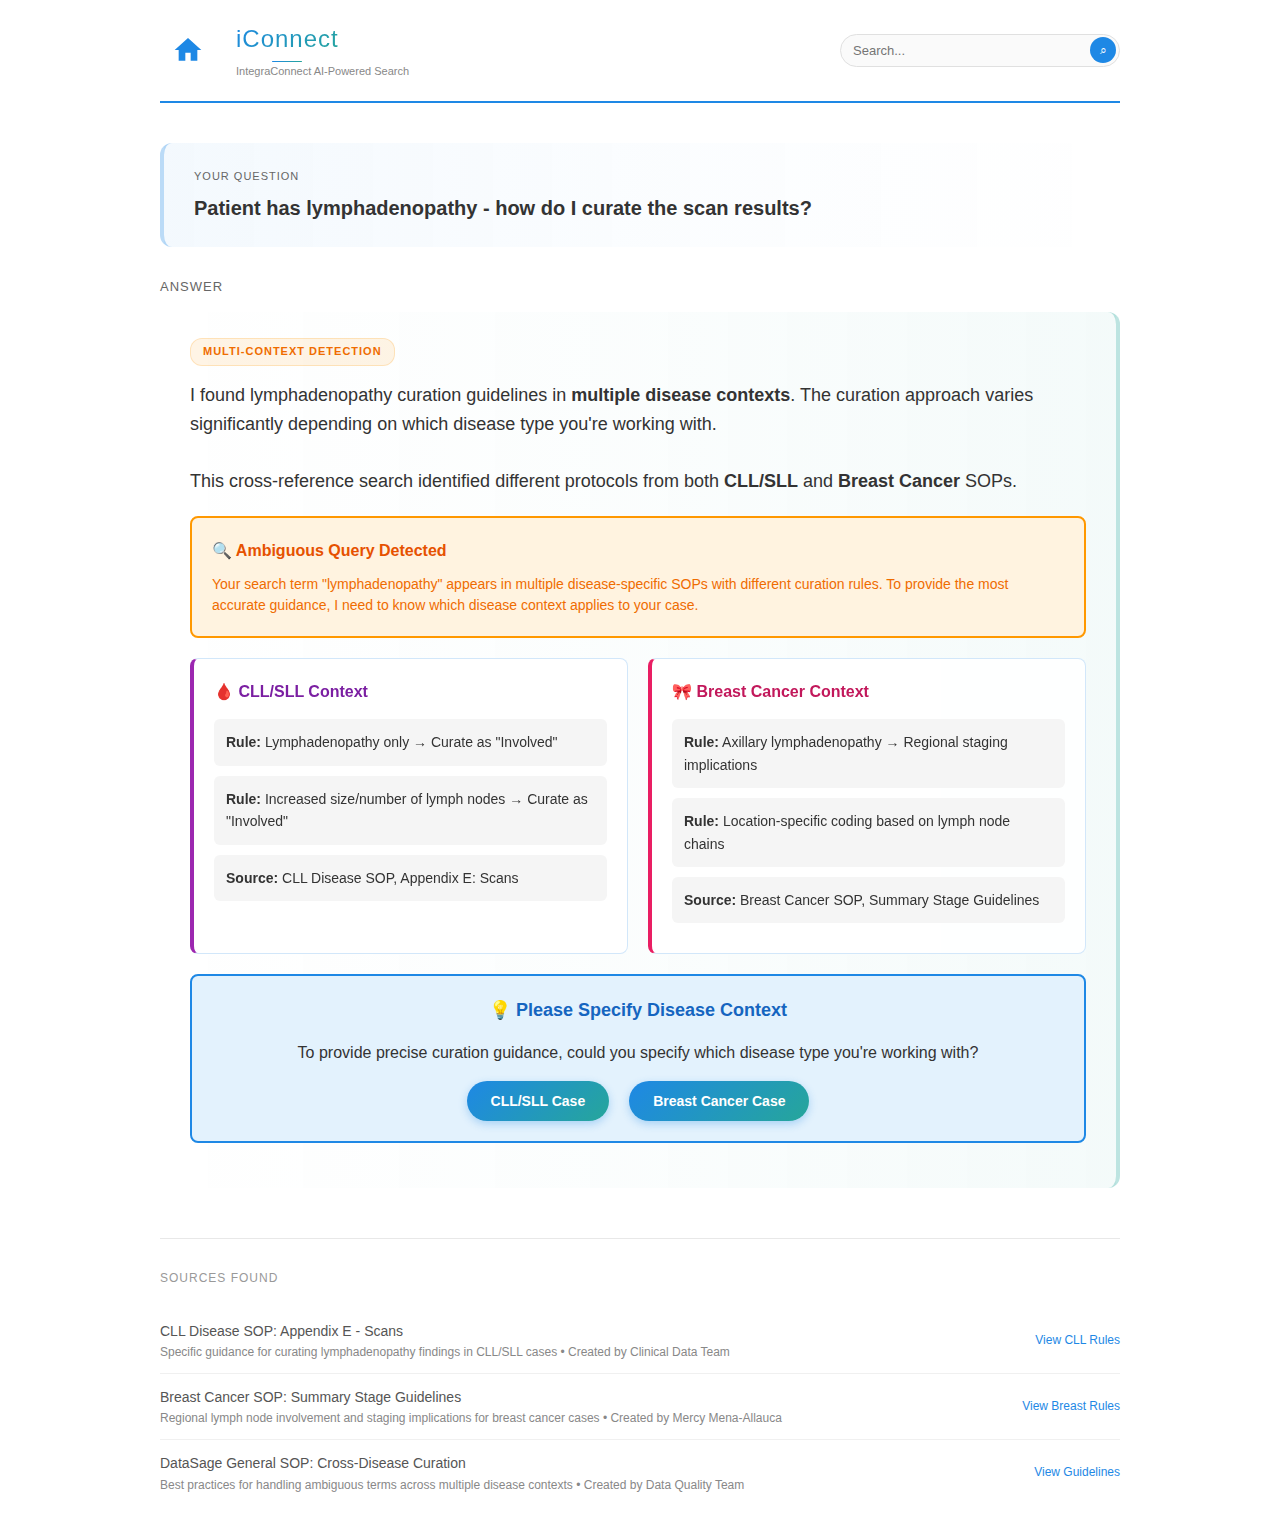
<file: faq5.html>
<!DOCTYPE html>
<html lang="en">
<head>
    <meta charset="UTF-8">
    <meta name="viewport" content="width=device-width, initial-scale=1.0">
    <title>iConnect - Lymphadenopathy Curation Guide</title>
    <style>
        * {
            margin: 0;
            padding: 0;
            box-sizing: border-box;
        }
        
        body {
            font-family: 'Segoe UI', Tahoma, Geneva, Verdana, sans-serif;
            background: #ffffff;
            color: #333;
            line-height: 1.6;
        }
        
        .container {
            max-width: 1000px;
            margin: 0 auto;
            padding: 20px;
        }
        
        .header {
            display: flex;
            align-items: center;
            justify-content: space-between;
            margin-bottom: 40px;
            padding-bottom: 20px;
            border-bottom: 2px solid #1e88e5;
        }
        
        .header-left {
            display: flex;
            align-items: center;
            gap: 20px;
            flex: 1;
        }
        
        .header-center {
            text-align: left;
        }
        
        .main-title {
            text-align: left;
        }
        
        .subtitle {
            text-align: left;
        }
        
        .header-right {
            display: flex;
            align-items: center;
            justify-content: flex-end;
        }
        
        .home-btn {
            background: none;
            border: none;
            cursor: pointer;
            padding: 12px;
            border-radius: 12px;
            transition: all 0.3s ease;
            width: 56px;
            height: 56px;
            display: flex;
            align-items: center;
            justify-content: center;
        }
        
        .home-btn:hover {
            background: rgba(30,136,229,0.1);
            transform: scale(1.05);
        }
        
        .home-icon {
            width: 32px;
            height: 32px;
            fill: #1e88e5;
            transition: all 0.3s ease;
        }
        
        .home-btn:hover .home-icon {
            fill: #1565c0;
        }
        
        .mini-search {
            width: 280px;
            position: relative;
        }
        
        .mini-search-input {
            width: 100%;
            padding: 8px 35px 8px 12px;
            border: 1px solid #e0e0e0;
            border-radius: 20px;
            font-size: 13px;
            outline: none;
            background: #fafafa;
            transition: all 0.3s ease;
        }
        
        .mini-search-input:focus {
            border-color: #1e88e5;
            background: #ffffff;
            box-shadow: 0 2px 8px rgba(30,136,229,0.1);
        }
        
        .mini-search-btn {
            position: absolute;
            right: 4px;
            top: 50%;
            transform: translateY(-50%);
            background: #1e88e5;
            border: none;
            color: white;
            cursor: pointer;
            font-size: 12px;
            padding: 6px 8px;
            border-radius: 50%;
            transition: all 0.3s ease;
            width: 26px;
            height: 26px;
            display: flex;
            align-items: center;
            justify-content: center;
        }
        
        .mini-search-btn:hover {
            transform: translateY(-50%) scale(1.05);
            background: #1565c0;
        }
        
        @keyframes searchGlow {
            0%, 100% { background-position: 0% 50%; }
            50% { background-position: 100% 50%; }
        }
        
        .main-title {
            font-size: 24px;
            background: linear-gradient(135deg, #1e88e5, #26a69a);
            -webkit-background-clip: text;
            -webkit-text-fill-color: transparent;
            background-clip: text;
            font-weight: 300;
            letter-spacing: 1px;
            margin-bottom: 1px;
            position: relative;
            display: inline-block;
        }
        
        .main-title::after {
            content: '';
            position: absolute;
            bottom: -4px;
            left: 50%;
            transform: translateX(-50%);
            width: 30px;
            height: 1.5px;
            background: linear-gradient(90deg, #1e88e5, #26a69a);
            border-radius: 1px;
        }
        
        .subtitle {
            font-size: 11px;
            color: #888;
            font-weight: 400;
            margin-top: 4px;
        }
        
        .search-query {
            padding: 25px 30px;
            margin-bottom: 30px;
            background: linear-gradient(90deg, rgba(30,136,229,0.05) 0%, rgba(30,136,229,0.02) 50%, transparent 100%);
            border-radius: 12px;
            border-left: 4px solid rgba(30,136,229,0.3);
            position: relative;
            overflow: hidden;
        }
        
        .search-query::before {
            content: '';
            position: absolute;
            top: 0;
            left: -100%;
            width: 100%;
            height: 100%;
            background: linear-gradient(90deg, transparent 0%, rgba(30,136,229,0.1) 50%, transparent 100%);
            animation: questionShimmer 4s ease-in-out infinite;
        }
        
        .query-label {
            font-size: 11px;
            color: #666;
            text-transform: uppercase;
            letter-spacing: 1px;
            margin-bottom: 8px;
            position: relative;
            z-index: 1;
        }
        
        .query-text {
            font-size: 20px;
            color: #333;
            font-weight: 600;
            line-height: 1.4;
            position: relative;
            z-index: 1;
        }
        
        @keyframes questionShimmer {
            0%, 100% { left: -100%; }
            50% { left: 100%; }
        }
        
        .response-section {
            margin-bottom: 40px;
        }
        
        .response-header {
            font-size: 13px;
            color: #666;
            text-transform: uppercase;
            letter-spacing: 1px;
            margin-bottom: 15px;
        }
        
        .response-content {
            padding: 25px 30px;
            background: linear-gradient(270deg, rgba(38,166,154,0.05) 0%, rgba(38,166,154,0.02) 50%, transparent 100%);
            border-radius: 12px;
            border-right: 4px solid rgba(38,166,154,0.3);
            position: relative;
            overflow: hidden;
        }
        
        .response-content::before {
            content: '';
            position: absolute;
            top: 0;
            right: -100%;
            width: 100%;
            height: 100%;
            background: linear-gradient(270deg, transparent 0%, rgba(38,166,154,0.1) 50%, transparent 100%);
            animation: answerShimmer 4s ease-in-out infinite 2s;
        }
        
        .ai-response {
            font-size: 18px;
            line-height: 1.6;
            margin-bottom: 20px;
            color: #333;
            font-weight: 500;
            position: relative;
            z-index: 1;
        }
        
        @keyframes answerShimmer {
            0%, 100% { right: -100%; }
            50% { right: 100%; }
        }
        
        .ambiguity-alert {
            background: #fff3e0;
            border: 2px solid #ff9800;
            border-radius: 8px;
            padding: 20px;
            margin: 20px 0;
            position: relative;
            z-index: 1;
        }
        
        .alert-header {
            font-weight: bold;
            color: #e65100;
            margin-bottom: 10px;
            display: flex;
            align-items: center;
            gap: 8px;
            font-size: 16px;
        }
        
        .alert-content {
            color: #ef6c00;
            font-size: 14px;
            line-height: 1.5;
        }
        
        .disease-contexts {
            display: grid;
            grid-template-columns: 1fr 1fr;
            gap: 20px;
            margin: 20px 0;
        }
        
        .context-card {
            background: rgba(255,255,255,0.9);
            border-radius: 8px;
            padding: 20px;
            border: 1px solid rgba(30,136,229,0.2);
            backdrop-filter: blur(10px);
            position: relative;
            z-index: 1;
        }
        
        .context-card.cll {
            border-left: 4px solid #9c27b0;
        }
        
        .context-card.breast {
            border-left: 4px solid #e91e63;
        }
        
        .context-header {
            font-weight: 600;
            margin-bottom: 15px;
            font-size: 16px;
            display: flex;
            align-items: center;
            gap: 8px;
        }
        
        .context-header.cll {
            color: #7b1fa2;
        }
        
        .context-header.breast {
            color: #c2185b;
        }
        
        .context-rule {
            background: #f5f5f5;
            padding: 12px;
            border-radius: 6px;
            margin-bottom: 10px;
            font-size: 14px;
        }
        
        .context-rule strong {
            color: #333;
        }
        
        .clarification-section {
            background: #e3f2fd;
            border: 2px solid #1e88e5;
            border-radius: 8px;
            padding: 20px;
            margin: 20px 0;
            text-align: center;
            position: relative;
            z-index: 1;
        }
        
        .clarification-header {
            font-weight: bold;
            color: #1565c0;
            margin-bottom: 15px;
            font-size: 18px;
            display: flex;
            align-items: center;
            justify-content: center;
            gap: 8px;
        }
        
        .clarification-options {
            display: flex;
            justify-content: center;
            gap: 20px;
            margin-top: 15px;
        }
        
        .option-btn {
            background: linear-gradient(135deg, #1e88e5, #26a69a);
            color: white;
            padding: 12px 24px;
            border: none;
            border-radius: 25px;
            font-size: 14px;
            font-weight: 600;
            cursor: pointer;
            transition: all 0.3s ease;
            box-shadow: 0 3px 8px rgba(30,136,229,0.3);
        }
        
        .option-btn:hover {
            transform: translateY(-2px);
            box-shadow: 0 5px 15px rgba(30,136,229,0.4);
        }
        
        .sources-section {
            margin-top: 50px;
            border-top: 1px solid #e8e8e8;
            padding-top: 30px;
        }
        
        .sources-header {
            font-size: 12px;
            color: #999;
            text-transform: uppercase;
            letter-spacing: 1px;
            margin-bottom: 20px;
        }
        
        .source-item {
            padding: 12px 0;
            border-bottom: 1px solid #f0f0f0;
            display: flex;
            justify-content: space-between;
            align-items: center;
        }
        
        .source-item:last-child {
            border-bottom: none;
        }
        
        .source-info {
            flex: 1;
        }
        
        .source-title {
            font-weight: 500;
            color: #555;
            margin-bottom: 2px;
            font-size: 14px;
        }
        
        .source-description {
            font-size: 12px;
            color: #888;
            line-height: 1.4;
        }
        
        .source-link {
            color: #1e88e5;
            text-decoration: none;
            font-size: 12px;
            font-weight: 500;
        }
        
        .source-link:hover {
            text-decoration: underline;
        }
        
        .confidence-badge {
            background: rgba(255,152,0,0.1);
            color: #ef6c00;
            font-size: 11px;
            text-transform: uppercase;
            letter-spacing: 1px;
            margin-bottom: 15px;
            display: inline-block;
            padding: 4px 12px;
            border-radius: 12px;
            border: 1px solid rgba(255,152,0,0.2);
            font-weight: 600;
            position: relative;
            z-index: 1;
        }
        
        @media (max-width: 768px) {
            .disease-contexts {
                grid-template-columns: 1fr;
            }
            
            .clarification-options {
                flex-direction: column;
                align-items: center;
            }
        }
    </style>
</head>
<body>
    <div class="container">
        <div class="header">
            <div class="header-left">
                <button class="home-btn" onclick="goHome()">
                    <svg class="home-icon" viewBox="0 0 24 24">
                        <path d="M10 20v-6h4v6h5v-8h3L12 3 2 12h3v8z"/>
                    </svg>
                </button>
                <div class="header-center">
                    <div class="main-title">iConnect</div>
                    <div class="subtitle">IntegraConnect AI-Powered Search</div>
                </div>
            </div>
            
            <div class="header-right">
                <div class="mini-search">
                    <input type="text" class="mini-search-input" placeholder="Search..." />
                    <button class="mini-search-btn">⌕</button>
                </div>
            </div>
        </div>
        
        <div class="search-query">
            <div class="query-label">Your Question</div>
            <div class="query-text">Patient has lymphadenopathy - how do I curate the scan results?</div>
        </div>
        
        <div class="response-section">
            <div class="response-header">
                Answer
            </div>
            <div class="response-content">
                <div class="confidence-badge">Multi-Context Detection</div>
                
                <div class="ai-response">
                    I found lymphadenopathy curation guidelines in <strong>multiple disease contexts</strong>. The curation approach varies significantly depending on which disease type you're working with.
                    <br><br>
                    This cross-reference search identified different protocols from both <strong>CLL/SLL</strong> and <strong>Breast Cancer</strong> SOPs.
                </div>
                
                <div class="ambiguity-alert">
                    <div class="alert-header">
                        🔍 Ambiguous Query Detected
                    </div>
                    <div class="alert-content">
                        Your search term "lymphadenopathy" appears in multiple disease-specific SOPs with different curation rules. To provide the most accurate guidance, I need to know which disease context applies to your case.
                    </div>
                </div>
                
                <div class="disease-contexts">
                    <div class="context-card cll">
                        <div class="context-header cll">
                            🩸 CLL/SLL Context
                        </div>
                        <div class="context-rule">
                            <strong>Rule:</strong> Lymphadenopathy only → Curate as "Involved"
                        </div>
                        <div class="context-rule">
                            <strong>Rule:</strong> Increased size/number of lymph nodes → Curate as "Involved"
                        </div>
                        <div class="context-rule">
                            <strong>Source:</strong> CLL Disease SOP, Appendix E: Scans
                        </div>
                    </div>
                    
                    <div class="context-card breast">
                        <div class="context-header breast">
                            🎀 Breast Cancer Context
                        </div>
                        <div class="context-rule">
                            <strong>Rule:</strong> Axillary lymphadenopathy → Regional staging implications
                        </div>
                        <div class="context-rule">
                            <strong>Rule:</strong> Location-specific coding based on lymph node chains
                        </div>
                        <div class="context-rule">
                            <strong>Source:</strong> Breast Cancer SOP, Summary Stage Guidelines
                        </div>
                    </div>
                </div>
                
                <div class="clarification-section">
                    <div class="clarification-header">
                        💡 Please Specify Disease Context
                    </div>
                    <p>To provide precise curation guidance, could you specify which disease type you're working with?</p>
                    
                    <div class="clarification-options">
                        <button class="option-btn" onclick="showCLLGuidance()">CLL/SLL Case</button>
                        <button class="option-btn" onclick="showBreastGuidance()">Breast Cancer Case</button>
                    </div>
                </div>
            </div>
        </div>
        
        <div class="sources-section">
            <div class="sources-header">
                Sources Found
            </div>
            
            <div class="source-item">
                <div class="source-info">
                    <div class="source-title">CLL Disease SOP: Appendix E - Scans</div>
                    <div class="source-description">Specific guidance for curating lymphadenopathy findings in CLL/SLL cases • Created by Clinical Data Team</div>
                </div>
                <a href="#" class="source-link">View CLL Rules</a>
            </div>
            
            <div class="source-item">
                <div class="source-info">
                    <div class="source-title">Breast Cancer SOP: Summary Stage Guidelines</div>
                    <div class="source-description">Regional lymph node involvement and staging implications for breast cancer cases • Created by Mercy Mena-Allauca</div>
                </div>
                <a href="#" class="source-link">View Breast Rules</a>
            </div>
            
            <div class="source-item">
                <div class="source-info">
                    <div class="source-title">DataSage General SOP: Cross-Disease Curation</div>
                    <div class="source-description">Best practices for handling ambiguous terms across multiple disease contexts • Created by Data Quality Team</div>
                </div>
                <a href="#" class="source-link">View Guidelines</a>
            </div>
        </div>
    </div>
    
    <script>
        function goHome() {
            window.location.href = 'home.html';
        }
        
        function showCLLGuidance() {
            alert('CLL/SLL Guidance:\n\n• Lymphadenopathy only → Curate as "Involved"\n• Increased lymph node size/number → Curate as "Involved"\n• Only scans showing no abnormal lymph nodes are "NED"\n\nReference: CLL Disease SOP, Appendix E');
        }
        
        function showBreastGuidance() {
            alert('Breast Cancer Guidance:\n\n• Axillary lymphadenopathy → Regional involvement\n• Location-specific staging implications\n• Consider anatomical quadrant relationships\n\nReference: Breast Cancer SOP, Summary Stage section');
        }
        
        // Mini search functionality
        document.querySelector('.mini-search-btn').addEventListener('click', function() {
            const query = document.querySelector('.mini-search-input').value.trim();
            if (query) {
                alert(`Searching for: "${query}"\n\nThis would take you to search results in the full application.`);
            } else {
                alert('Please enter a search query!');
            }
        });
        
        document.querySelector('.mini-search-input').addEventListener('keypress', function(e) {
            if (e.key === 'Enter') {
                document.querySelector('.mini-search-btn').click();
            }
        });
    </script>
</body>
</html>
</file>
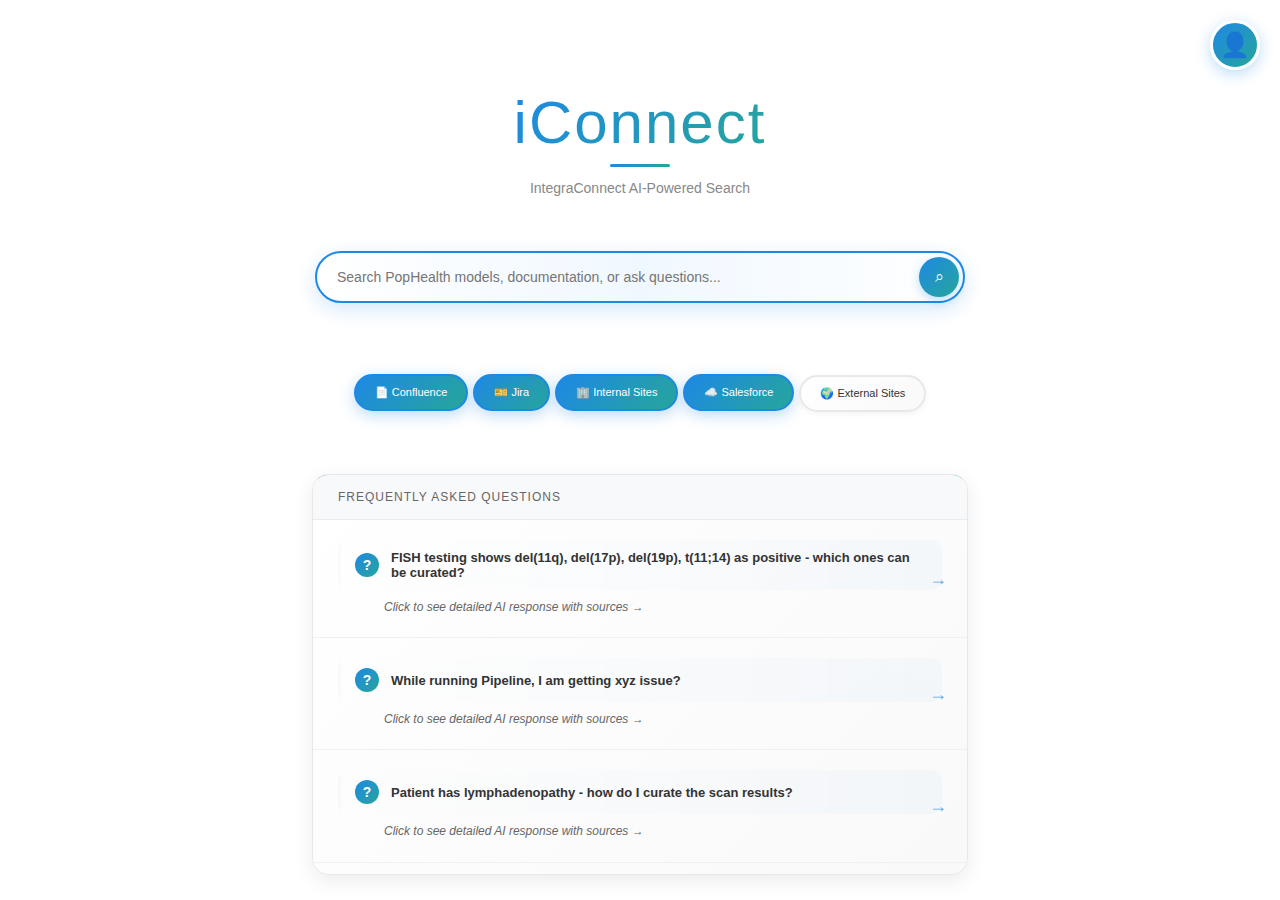
<file: home.html>
<!DOCTYPE html>
<html lang="en">
<head>
    <meta charset="UTF-8">
    <meta name="viewport" content="width=device-width, initial-scale=1.0">
    <title>iConnect - AI-Powered Search</title>
    <style>
        * {
            margin: 0;
            padding: 0;
            box-sizing: border-box;
        }
        
        body {
            font-family: 'Segoe UI', Tahoma, Geneva, Verdana, sans-serif;
            background: #ffffff;
            color: #333;
            transition: all 0.3s ease;
        }
        
        /* Fixed header layout with top spacing and compact design */
        :root {
            /* Layout Structure - 7% top blank, content 8%-50%, FAQ 51% */
            --header-height: 50vh;
            --header-top-offset: 7vh;
            --title-spacing: 13vh;
            --search-spacing: 13vh;
            --datasource-spacing: 13vh;
            --content-top-margin: 51vh;
            
            /* Logo/Title Controls */
            --logo-size: 60px;
            --logo-spacing: 2px;
            --subtitle-size: 14px;
            --title-margin-bottom: 8px;
            
            /* Search Bar Controls */
            --search-width: 650px;
            --search-padding: 16px 50px 16px 20px;
            --search-font-size: 14px;
            --search-border-radius: 50px;
            
            /* FAQ Controls */
            --faq-max-height: calc(49vh - 40px);
            --faq-width: 80%;
            --faq-border-radius: 16px;
            --faq-padding: 15px 40px;
            --faq-header-font-size: 12px;
            --faq-question-font-size: 13px;
            --faq-answer-font-size: 12px;
            
            /* Datasource Controls */
            --datasource-gap: 5px;
            --datasource-padding: 10px 19px;
            --datasource-border-radius: 20px;
            --datasource-font-size: 11px;
        }
        
        .container {
            min-height: 100vh;
            display: flex;
            flex-direction: column;
            max-width: 900px;
            margin: 0 auto;
        }
        
        .fixed-header {
            position: fixed;
            top: var(--header-top-offset);
            left: 50%;
            transform: translateX(-50%);
            width: 100%;
            max-width: 900px;
            background: #ffffff;
            z-index: 1000;
            padding: 20px;
            height: 40vh;
            display: block;
        }
        
        .header-section {
            height: var(--title-spacing);
            display: flex;
            align-items: center;
            justify-content: center;
        }
        
        .search-section-wrapper {
            height: var(--search-spacing);
            display: flex;
            align-items: center;
            justify-content: center;
            margin-top: 2vh;
        }
        
        .datasource-section-wrapper {
            height: var(--datasource-spacing);
            display: flex;
            align-items: center;
            justify-content: center;
        }
        
        .content-wrapper {
            margin-top: var(--content-top-margin);
            padding: var(--faq-padding);
        }
        
        .title-container {
            text-align: center;
            position: relative;
            flex-shrink: 0;
        }
        
        .main-title {
            font-size: var(--logo-size);
            background: linear-gradient(135deg, #1e88e5, #26a69a);
            -webkit-background-clip: text;
            -webkit-text-fill-color: transparent;
            background-clip: text;
            font-weight: 300;
            letter-spacing: var(--logo-spacing);
            margin-bottom: var(--title-margin-bottom);
            position: relative;
            display: inline-block;
        }
        
        .main-title::after {
            content: '';
            position: absolute;
            bottom: -10px;
            left: 50%;
            transform: translateX(-50%);
            width: 60px;
            height: 3px;
            background: linear-gradient(90deg, #1e88e5, #26a69a);
            border-radius: 2px;
        }
        
        .subtitle {
            font-size: var(--subtitle-size);
            color: #888;
            font-weight: 400;
            margin-top: 15px;
        }
        
        .search-section {
            width: 100%;
            max-width: var(--search-width);
            margin: 0 auto;
        }
        
        .search-container {
            position: relative;
            margin-bottom: 0px;
        }
        
        .search-input {
            width: 100%;
            padding: var(--search-padding);
            border: 2px solid #e8e8e8;
            border-radius: var(--search-border-radius);
            font-size: var(--search-font-size);
            outline: none;
            background: linear-gradient(90deg, #fafafa 0%, #ffffff 50%, #fafafa 100%);
            background-size: 200% 100%;
            animation: mainSearchGlow 4s ease-in-out infinite;
            transition: all 0.3s ease;
            box-shadow: 0 4px 12px rgba(0,0,0,0.08);
        }
        
        .search-input:focus {
            border-color: #1e88e5;
            background: linear-gradient(90deg, #ffffff 0%, #f0f8ff 50%, #ffffff 100%);
            box-shadow: 0 6px 20px rgba(30,136,229,0.2);
            animation: none;
        }
        
        .search-btn {
            position: absolute;
            right: 6px;
            top: 50%;
            transform: translateY(-50%);
            background: linear-gradient(135deg, #1e88e5, #26a69a);
            border: none;
            border-radius: 50%;
            width: 40px;
            height: 40px;
            color: white;
            cursor: pointer;
            display: flex;
            align-items: center;
            justify-content: center;
            font-size: 16px;
            transition: all 0.3s ease;
            box-shadow: 0 3px 10px rgba(30,136,229,0.3);
        }
        
        .search-btn:hover {
            transform: translateY(-50%) scale(1.35);
            box-shadow: 0 5px 15px rgba(30,136,229,0.4);
        }
        
        @keyframes mainSearchGlow {
            0%, 100% { background-position: 0% 50%; }
            50% { background-position: 100% 50%; }
        }
        
        .source-filters {
            display: flex;
            justify-content: center;
            gap: var(--datasource-gap);
            flex-wrap: wrap;
        }
        
        .source-option {
            padding: var(--datasource-padding);
            border: 2px solid #e8e8e8;
            border-radius: var(--datasource-border-radius);
            background: linear-gradient(135deg, #ffffff 0%, #f9f9f9 100%);
            cursor: pointer;
            transition: all 0.3s ease;
            font-size: var(--datasource-font-size);
            display: flex;
            align-items: center;
            gap: 8px;
            box-shadow: 0 2px 6px rgba(0,0,0,0.05);
            position: relative;
            overflow: hidden;
        }
        
        .source-option::before {
            content: '';
            position: absolute;
            top: 0;
            left: -100%;
            width: 100%;
            height: 100%;
            background: linear-gradient(90deg, transparent 0%, rgba(30,136,229,0.1) 50%, transparent 100%);
            transition: left 0.6s ease;
        }
        
        .source-option:hover {
            border-color: #1e88e5;
            color: #1e88e5;
            transform: translateY(-2px);
            box-shadow: 0 4px 12px rgba(30,136,229,0.15);
        }
        
        .source-option:hover::before {
            left: 100%;
        }
        
        .source-option.active {
            background: linear-gradient(135deg, #1e88e5, #26a69a);
            border-color: #1e88e5;
            color: white;
            box-shadow: 0 4px 15px rgba(30,136,229,0.3);
            transform: translateY(-1px);
        }
        
        .source-option.active::before {
            display: none;
        }
        

        
        .faq-section {
            width: var(--faq-width);
            margin: 0 auto;
            background: linear-gradient(135deg, #ffffff 0%, #f9f9f9 100%);
            border-radius: var(--faq-border-radius);
            border: 1px solid #e8e8e8;
            box-shadow: 0 6px 20px rgba(0,0,0,0.08);
            position: relative;
            max-height: var(--faq-max-height);
            overflow: hidden;
            display: flex;
            flex-direction: column;
        }
        
        .faq-content {
            overflow-y: auto;
            flex: 1;
            padding: 0;
        }
        
        .faq-content::-webkit-scrollbar {
            width: 8px;
        }
        
        .faq-content::-webkit-scrollbar-track {
            background: #f1f1f1;
            border-radius: 4px;
        }
        
        .faq-content::-webkit-scrollbar-thumb {
            background: linear-gradient(135deg, #1e88e5, #26a69a);
            border-radius: 4px;
        }
        
        .faq-content::-webkit-scrollbar-thumb:hover {
            background: linear-gradient(135deg, #1565c0, #00695c);
        }
        
        .faq-section::before {
            content: '';
            position: absolute;
            top: 0;
            left: 0;
            right: 0;
            height: 4px;
            background: linear-gradient(90deg, #1e88e5, #26a69a);
        }
        
        .faq-header {
            background: #f8f9fa;
            color: #666;
            padding: 15px 25px;
            text-align: left;
            font-size: var(--faq-header-font-size);
            font-weight: 500;
            text-transform: uppercase;
            letter-spacing: 1px;
            border-bottom: 1px solid #e9ecef;
            position: relative;
        }
        

        

        
        .faq-question {
            font-weight: 600;
            color: #333;
            margin-bottom: 8px;
            cursor: pointer;
            display: flex;
            align-items: center;
            gap: 12px;
            padding: 10px 14px;
            border-radius: 10px;
            transition: all 0.3s ease;
            background: linear-gradient(90deg, transparent 0%, rgba(30,136,229,0.03) 100%);
            border-left: 3px solid transparent;
            font-size: var(--faq-question-font-size);
        }
        
        .faq-question:hover {
            background: linear-gradient(90deg, rgba(30,136,229,0.05) 0%, rgba(30,136,229,0.1) 100%);
            border-left-color: #1e88e5;
            transform: translateX(5px);
        }
        
        .faq-question::before {
            content: "?";
            background: linear-gradient(135deg, #1e88e5, #26a69a);
            color: white;
            width: 24px;
            height: 24px;
            border-radius: 50%;
            display: flex;
            align-items: center;
            justify-content: center;
            font-size: 14px;
            font-weight: bold;
            flex-shrink: 0;
        }
        
        .faq-answer {
            color: #666;
            line-height: 1.6;
            margin-left: 46px;
            font-size: var(--faq-answer-font-size);
            font-style: italic;
        }
        
        .faq-item {
            border-bottom: 1px solid #f0f0f0;
            padding: 20px 25px;
            position: relative;
            cursor: pointer;
        }
        
        .faq-item:last-child {
            border-bottom: none;
        }
        
        .faq-item::after {
            content: '→';
            position: absolute;
            right: 20px;
            top: 50%;
            transform: translateY(-50%);
            color: #1e88e5;
            font-size: 18px;
            opacity: 0.7;
            transition: all 0.3s ease;
        }
        
        .faq-item:hover::after {
            opacity: 1;
            transform: translateY(-50%) translateX(5px);
        }
        
        /* User Avatar */
        .user-avatar {
            position: fixed;
            top: 20px;
            right: 20px;
            width: 50px;
            height: 50px;
            background: linear-gradient(135deg, #1e88e5, #26a69a);
            border-radius: 50%;
            display: flex;
            align-items: center;
            justify-content: center;
            color: white;
            font-size: 20px;
            font-weight: 600;
            cursor: pointer;
            z-index: 1002;
            box-shadow: 0 4px 15px rgba(30,136,229,0.3);
            transition: all 0.3s ease;
            border: 3px solid #ffffff;
        }
        
        .user-avatar:hover {
            transform: scale(1.1);
            box-shadow: 0 6px 20px rgba(30,136,229,0.4);
        }
        
        .user-avatar::before {
            content: "👤";
            font-size: 24px;
        }

    </style>
</head>
<body>
        <!-- User Avatar -->
    <div class="user-avatar" title="User Profile"></div>

    <div class="container" id="mainContainer">
        <!-- Fixed Header -->
        <div class="fixed-header">
            <!-- Main Title -->
            <div class="header-section">
            <div class="title-container">
                <div class="main-title">iConnect</div>
                <div class="subtitle">IntegraConnect AI-Powered Search</div>
                </div>
            </div>
            
            <!-- Search Section -->
            <div class="search-section-wrapper">
            <div class="search-section">
                <div class="search-container">
                    <input type="text" class="search-input" id="searchInput" 
                           placeholder="Search PopHealth models, documentation, or ask questions..." />
                    <button class="search-btn" id="searchBtn">⌕</button>
                    </div>
                </div>
            </div>
            
            <!-- Source Selection Filters -->
            <div class="datasource-section-wrapper">
            <div class="source-filters">
                <div class="source-option active" data-source="confluence">
                    📄 Confluence
                </div>
                <div class="source-option active" data-source="jira">
                    🎫 Jira
                </div>
                <div class="source-option active" data-source="internal">
                    🏢 Internal Sites
                </div>
                <div class="source-option active" data-source="salesforce">
                    ☁️ Salesforce
                </div>
                <div class="source-option" data-source="external">
                    🌍 External Sites
                </div>
                </div>
            </div>
        </div>

        <!-- Scrollable Content -->
        <div class="content-wrapper">
            <!-- FAQ Section -->
            <div class="faq-section">
            <div class="faq-header">
                Frequently Asked Questions
            </div>
            <div class="faq-content">
                <div class="faq-item">
                    <div class="faq-question">
                        FISH testing shows del(11q), del(17p), del(19p), t(11;14) as positive - which ones can be curated?
                    </div>
                    <div class="faq-answer">
                        Click to see detailed AI response with sources →
                    </div>
                </div>
                
                <div class="faq-item">
                    <div class="faq-question">
                        While running Pipeline, I am getting xyz issue?
                    </div>
                    <div class="faq-answer">
                        Click to see detailed AI response with sources →
                    </div>
                </div>
                
                <div class="faq-item">
                    <div class="faq-question">
                        Patient has lymphadenopathy - how do I curate the scan results?
                    </div>
                    <div class="faq-answer">
                        Click to see detailed AI response with sources →
                    </div>
                </div>
                
                <div class="faq-item">
                    <div class="faq-question">
                        Can you find what is the source of Anthem quality Measure?
                    </div>
                    <div class="faq-answer">
                        Click to see detailed AI response with sources →
                    </div>
                </div>
                
                <div class="faq-item">
                    <div class="faq-question">
                        Can you help me setup my system for PopHealth Team?
                    </div>
                    <div class="faq-answer">
                        Click to see detailed AI response with sources →
                    </div>
                </div>
            </div>
            </div>
        </div>
    </div>
    
        <script>
        // Handle source filter selection
        document.querySelectorAll('.source-option').forEach(option => {
            option.addEventListener('click', function() {
                this.classList.toggle('active');
            });
        });
        
        // Handle search functionality (for demo purposes)
        function performSearch() {
            const query = document.getElementById('searchInput').value.trim();
            if (!query) {
                alert('Please enter a search query!');
                return;
            }
            
            // Get selected sources
            const selectedSources = [];
            const activeOptions = document.querySelectorAll('.source-option.active');
            activeOptions.forEach(option => {
                selectedSources.push(option.dataset.source);
            });
            
            if (selectedSources.length === 0) {
                alert('Please select at least one source to search!');
                return;
            }
            
            // For demo - show what would be searched
            alert(`Searching for: "${query}"\nIn sources: ${selectedSources.join(', ')}\n\nThis will take you to the results page in the full application.`);
        }
        
        // Search button click event
        document.getElementById('searchBtn').addEventListener('click', performSearch);
        
        // Enter key search
        document.getElementById('searchInput').addEventListener('keypress', function(e) {
            if (e.key === 'Enter') {
                performSearch();
            }
        });
        

        
        // Focus search input on page load
        window.addEventListener('load', function() {
            document.getElementById('searchInput').focus();
        });
        
        // Add search input placeholder animation
        let placeholderIndex = 0;
        const animatedPlaceholders = [
            "Search PopHealth models, documentation, or ask questions...",
            "Try: 'Show me DBT model dependencies'",
            "Try: 'What JIRA tickets are open?'",
            "Try: 'Find patient data documentation'",
            "Try: 'How do I fix schema validation errors?'"
        ];
        
        function animatePlaceholder() {
            const searchInput = document.getElementById('searchInput');
            if (searchInput && !searchInput.value) {
                searchInput.placeholder = animatedPlaceholders[placeholderIndex];
                placeholderIndex = (placeholderIndex + 1) % animatedPlaceholders.length;
            }
        }
        
        // Change placeholder every 3 seconds
        setInterval(animatePlaceholder, 3000);
        
        // Link FAQ items to their respective pages
        document.querySelectorAll('.faq-item').forEach((item, index) => {
            item.addEventListener('click', function() {
                const faqPages = [
                    'faq4.html',
                    'faq1.html', 
                    'faq5.html',
                    'faq2.html',
                    'faq3.html'
                ];
                
                if (faqPages[index]) {
                    window.location.href = faqPages[index];
                }
            });
        });
    </script>
</body>
</html>
</file>
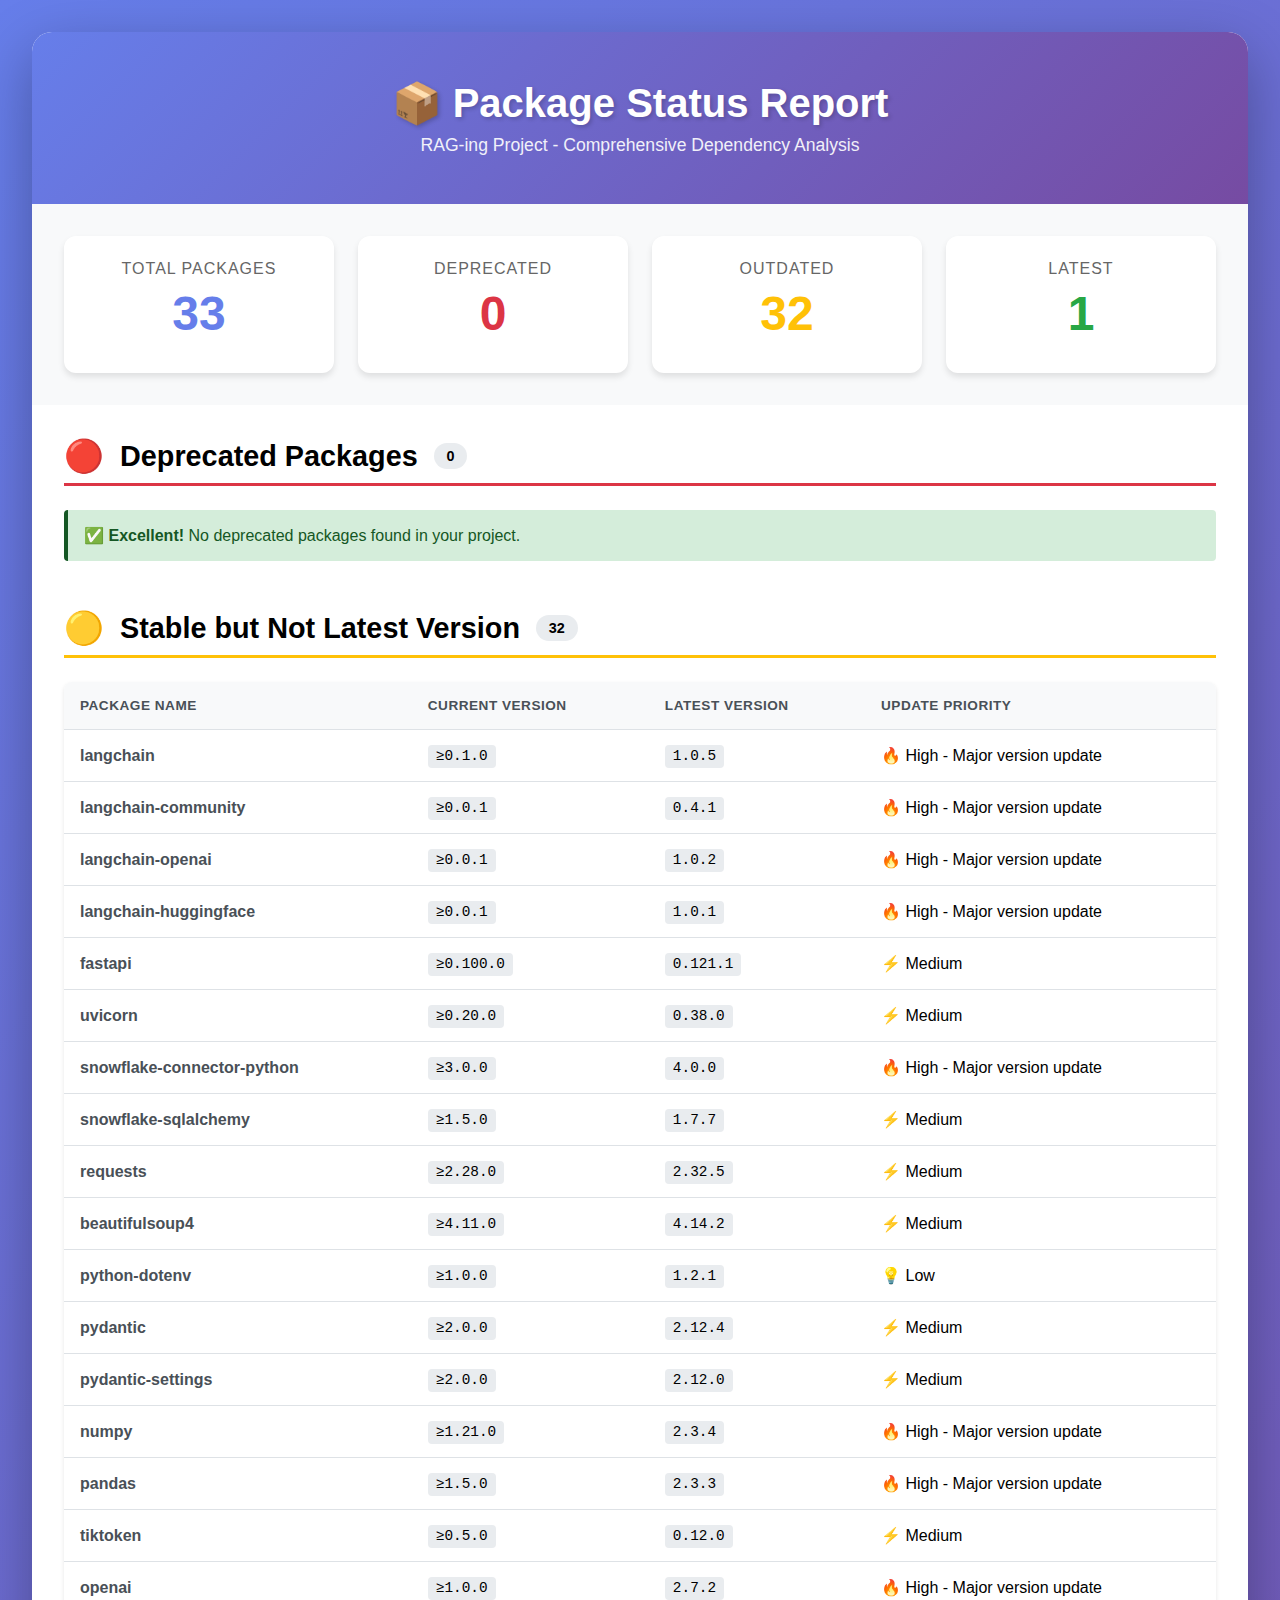
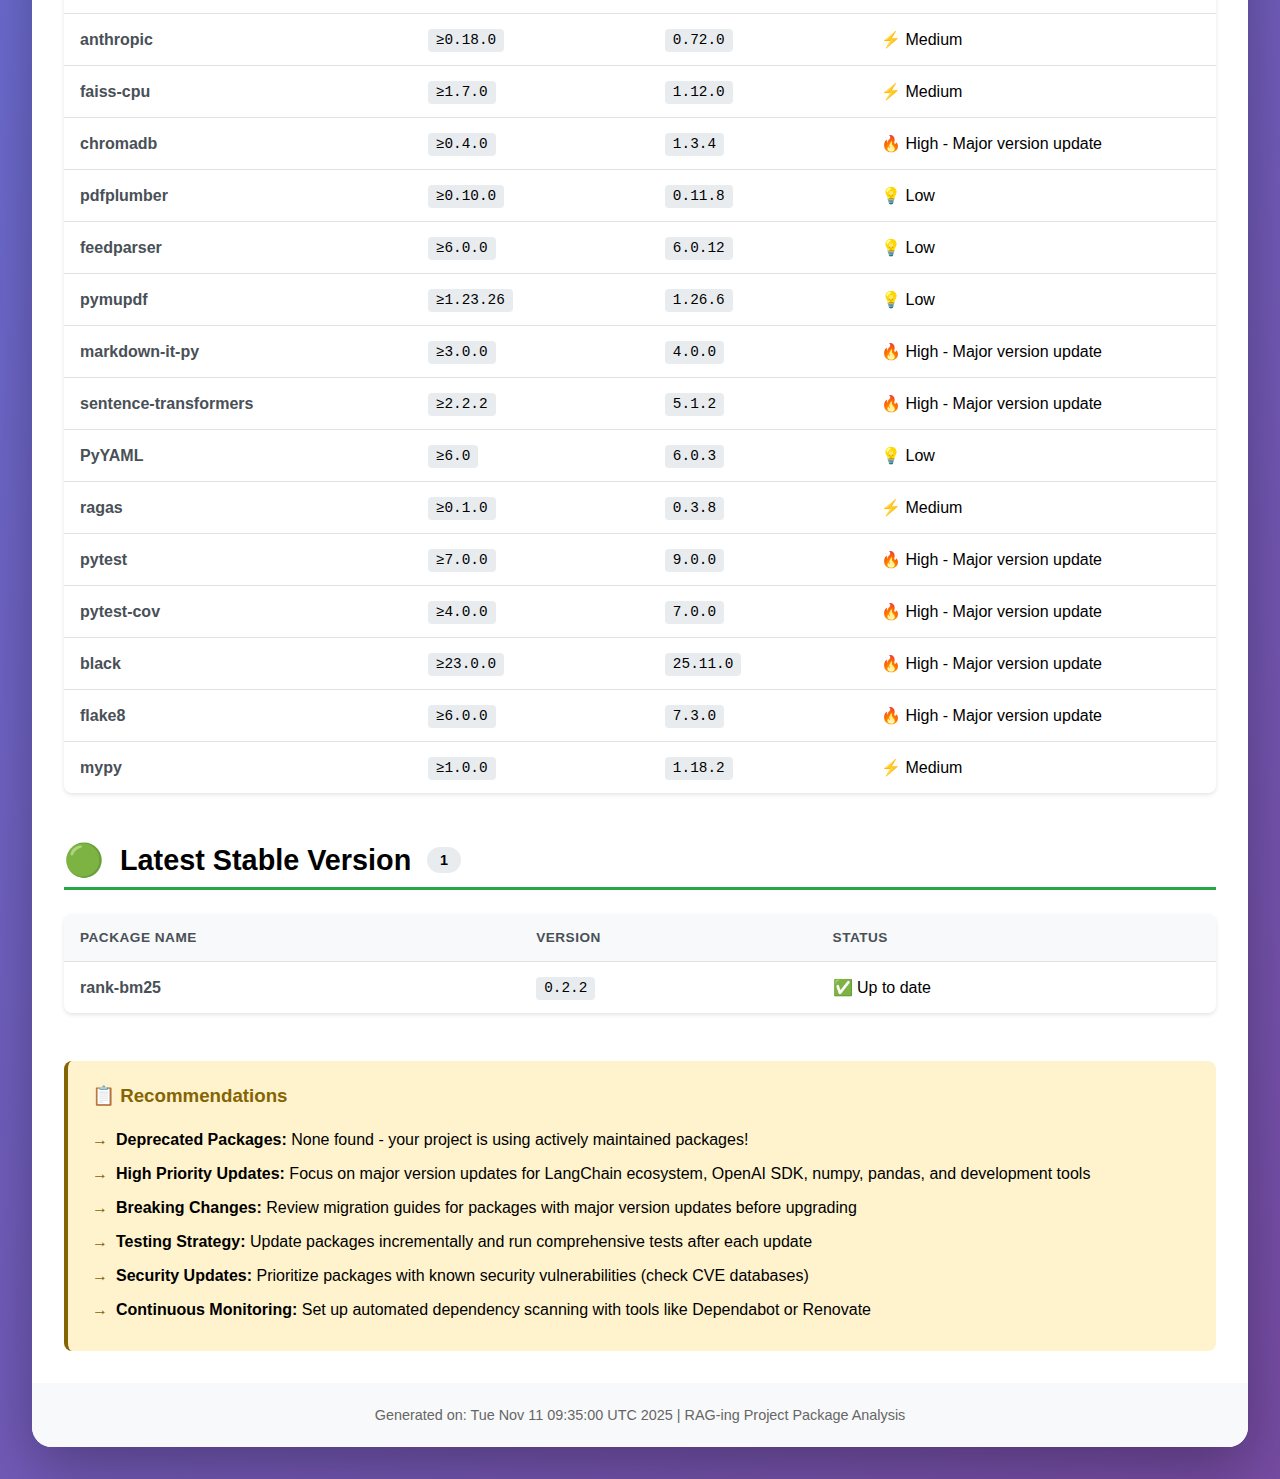
<file: PACKAGE_STATUS_REPORT.html>
<!DOCTYPE html>
<html lang="en">
<head>
    <meta charset="UTF-8">
    <meta name="viewport" content="width=device-width, initial-scale=1.0">
    <title>Package Status Report - RAG-ing Project</title>
    <style>
        * {
            margin: 0;
            padding: 0;
            box-sizing: border-box;
        }
        
        body {
            font-family: 'Segoe UI', Tahoma, Geneva, Verdana, sans-serif;
            background: linear-gradient(135deg, #667eea 0%, #764ba2 100%);
            min-height: 100vh;
            padding: 2rem;
        }
        
        .container {
            max-width: 1400px;
            margin: 0 auto;
            background: white;
            border-radius: 20px;
            box-shadow: 0 20px 60px rgba(0, 0, 0, 0.3);
            overflow: hidden;
        }
        
        .header {
            background: linear-gradient(135deg, #667eea 0%, #764ba2 100%);
            color: white;
            padding: 3rem 2rem;
            text-align: center;
        }
        
        .header h1 {
            font-size: 2.5rem;
            margin-bottom: 0.5rem;
            text-shadow: 2px 2px 4px rgba(0, 0, 0, 0.2);
        }
        
        .header p {
            font-size: 1.1rem;
            opacity: 0.9;
        }
        
        .summary {
            display: grid;
            grid-template-columns: repeat(auto-fit, minmax(250px, 1fr));
            gap: 1.5rem;
            padding: 2rem;
            background: #f8f9fa;
        }
        
        .summary-card {
            background: white;
            padding: 1.5rem;
            border-radius: 12px;
            box-shadow: 0 4px 6px rgba(0, 0, 0, 0.1);
            text-align: center;
            transition: transform 0.3s ease;
        }
        
        .summary-card:hover {
            transform: translateY(-5px);
            box-shadow: 0 8px 12px rgba(0, 0, 0, 0.15);
        }
        
        .summary-card .number {
            font-size: 3rem;
            font-weight: bold;
            margin: 0.5rem 0;
        }
        
        .summary-card .label {
            font-size: 1rem;
            color: #666;
            text-transform: uppercase;
            letter-spacing: 1px;
        }
        
        .summary-card.total .number { color: #667eea; }
        .summary-card.deprecated .number { color: #dc3545; }
        .summary-card.outdated .number { color: #ffc107; }
        .summary-card.latest .number { color: #28a745; }
        
        .content {
            padding: 2rem;
        }
        
        .section {
            margin-bottom: 3rem;
        }
        
        .section-header {
            display: flex;
            align-items: center;
            gap: 1rem;
            margin-bottom: 1.5rem;
            padding-bottom: 0.5rem;
            border-bottom: 3px solid;
        }
        
        .section-header.deprecated { border-color: #dc3545; }
        .section-header.outdated { border-color: #ffc107; }
        .section-header.latest { border-color: #28a745; }
        
        .section-header h2 {
            font-size: 1.8rem;
        }
        
        .section-header .icon {
            font-size: 2rem;
        }
        
        .section-header .count {
            background: #e9ecef;
            padding: 0.3rem 0.8rem;
            border-radius: 20px;
            font-size: 0.9rem;
            font-weight: bold;
        }
        
        table {
            width: 100%;
            border-collapse: collapse;
            background: white;
            border-radius: 8px;
            overflow: hidden;
            box-shadow: 0 2px 4px rgba(0, 0, 0, 0.1);
        }
        
        thead {
            background: #f8f9fa;
        }
        
        th {
            padding: 1rem;
            text-align: left;
            font-weight: 600;
            color: #495057;
            text-transform: uppercase;
            font-size: 0.85rem;
            letter-spacing: 0.5px;
        }
        
        td {
            padding: 1rem;
            border-top: 1px solid #dee2e6;
        }
        
        tbody tr:hover {
            background: #f8f9fa;
        }
        
        .package-name {
            font-weight: 600;
            color: #495057;
        }
        
        .version {
            font-family: 'Courier New', monospace;
            background: #e9ecef;
            padding: 0.2rem 0.5rem;
            border-radius: 4px;
            font-size: 0.9rem;
        }
        
        .alert {
            background: #d1ecf1;
            border-left: 4px solid #0c5460;
            padding: 1rem;
            border-radius: 4px;
            margin: 1rem 0;
            color: #0c5460;
        }
        
        .alert.success {
            background: #d4edda;
            border-color: #155724;
            color: #155724;
        }
        
        .recommendations {
            background: #fff3cd;
            border-left: 4px solid #856404;
            padding: 1.5rem;
            border-radius: 8px;
            margin-top: 2rem;
        }
        
        .recommendations h3 {
            color: #856404;
            margin-bottom: 1rem;
        }
        
        .recommendations ul {
            list-style: none;
            padding-left: 0;
        }
        
        .recommendations li {
            padding: 0.5rem 0;
            padding-left: 1.5rem;
            position: relative;
        }
        
        .recommendations li:before {
            content: "→";
            position: absolute;
            left: 0;
            color: #856404;
            font-weight: bold;
        }
        
        .footer {
            background: #f8f9fa;
            padding: 1.5rem 2rem;
            text-align: center;
            color: #666;
            font-size: 0.9rem;
        }
    </style>
</head>
<body>
    <div class="container">
        <div class="header">
            <h1>📦 Package Status Report</h1>
            <p>RAG-ing Project - Comprehensive Dependency Analysis</p>
        </div>
        
        <div class="summary">
            <div class="summary-card total">
                <div class="label">Total Packages</div>
                <div class="number">33</div>
            </div>
            <div class="summary-card deprecated">
                <div class="label">Deprecated</div>
                <div class="number">0</div>
            </div>
            <div class="summary-card outdated">
                <div class="label">Outdated</div>
                <div class="number">32</div>
            </div>
            <div class="summary-card latest">
                <div class="label">Latest</div>
                <div class="number">1</div>
            </div>
        </div>
        
        <div class="content">
            <!-- Deprecated Packages Section -->
            <div class="section">
                <div class="section-header deprecated">
                    <span class="icon">🔴</span>
                    <h2>Deprecated Packages</h2>
                    <span class="count">0</span>
                </div>
                <div class="alert success">
                    ✅ <strong>Excellent!</strong> No deprecated packages found in your project.
                </div>
            </div>
            
            <!-- Outdated Packages Section -->
            <div class="section">
                <div class="section-header outdated">
                    <span class="icon">🟡</span>
                    <h2>Stable but Not Latest Version</h2>
                    <span class="count">32</span>
                </div>
                <table>
                    <thead>
                        <tr>
                            <th>Package Name</th>
                            <th>Current Version</th>
                            <th>Latest Version</th>
                            <th>Update Priority</th>
                        </tr>
                    </thead>
                    <tbody>
                        <tr>
                            <td class="package-name">langchain</td>
                            <td><span class="version">≥0.1.0</span></td>
                            <td><span class="version">1.0.5</span></td>
                            <td>🔥 High - Major version update</td>
                        </tr>
                        <tr>
                            <td class="package-name">langchain-community</td>
                            <td><span class="version">≥0.0.1</span></td>
                            <td><span class="version">0.4.1</span></td>
                            <td>🔥 High - Major version update</td>
                        </tr>
                        <tr>
                            <td class="package-name">langchain-openai</td>
                            <td><span class="version">≥0.0.1</span></td>
                            <td><span class="version">1.0.2</span></td>
                            <td>🔥 High - Major version update</td>
                        </tr>
                        <tr>
                            <td class="package-name">langchain-huggingface</td>
                            <td><span class="version">≥0.0.1</span></td>
                            <td><span class="version">1.0.1</span></td>
                            <td>🔥 High - Major version update</td>
                        </tr>
                        <tr>
                            <td class="package-name">fastapi</td>
                            <td><span class="version">≥0.100.0</span></td>
                            <td><span class="version">0.121.1</span></td>
                            <td>⚡ Medium</td>
                        </tr>
                        <tr>
                            <td class="package-name">uvicorn</td>
                            <td><span class="version">≥0.20.0</span></td>
                            <td><span class="version">0.38.0</span></td>
                            <td>⚡ Medium</td>
                        </tr>
                        <tr>
                            <td class="package-name">snowflake-connector-python</td>
                            <td><span class="version">≥3.0.0</span></td>
                            <td><span class="version">4.0.0</span></td>
                            <td>🔥 High - Major version update</td>
                        </tr>
                        <tr>
                            <td class="package-name">snowflake-sqlalchemy</td>
                            <td><span class="version">≥1.5.0</span></td>
                            <td><span class="version">1.7.7</span></td>
                            <td>⚡ Medium</td>
                        </tr>
                        <tr>
                            <td class="package-name">requests</td>
                            <td><span class="version">≥2.28.0</span></td>
                            <td><span class="version">2.32.5</span></td>
                            <td>⚡ Medium</td>
                        </tr>
                        <tr>
                            <td class="package-name">beautifulsoup4</td>
                            <td><span class="version">≥4.11.0</span></td>
                            <td><span class="version">4.14.2</span></td>
                            <td>⚡ Medium</td>
                        </tr>
                        <tr>
                            <td class="package-name">python-dotenv</td>
                            <td><span class="version">≥1.0.0</span></td>
                            <td><span class="version">1.2.1</span></td>
                            <td>💡 Low</td>
                        </tr>
                        <tr>
                            <td class="package-name">pydantic</td>
                            <td><span class="version">≥2.0.0</span></td>
                            <td><span class="version">2.12.4</span></td>
                            <td>⚡ Medium</td>
                        </tr>
                        <tr>
                            <td class="package-name">pydantic-settings</td>
                            <td><span class="version">≥2.0.0</span></td>
                            <td><span class="version">2.12.0</span></td>
                            <td>⚡ Medium</td>
                        </tr>
                        <tr>
                            <td class="package-name">numpy</td>
                            <td><span class="version">≥1.21.0</span></td>
                            <td><span class="version">2.3.4</span></td>
                            <td>🔥 High - Major version update</td>
                        </tr>
                        <tr>
                            <td class="package-name">pandas</td>
                            <td><span class="version">≥1.5.0</span></td>
                            <td><span class="version">2.3.3</span></td>
                            <td>🔥 High - Major version update</td>
                        </tr>
                        <tr>
                            <td class="package-name">tiktoken</td>
                            <td><span class="version">≥0.5.0</span></td>
                            <td><span class="version">0.12.0</span></td>
                            <td>⚡ Medium</td>
                        </tr>
                        <tr>
                            <td class="package-name">openai</td>
                            <td><span class="version">≥1.0.0</span></td>
                            <td><span class="version">2.7.2</span></td>
                            <td>🔥 High - Major version update</td>
                        </tr>
                        <tr>
                            <td class="package-name">anthropic</td>
                            <td><span class="version">≥0.18.0</span></td>
                            <td><span class="version">0.72.0</span></td>
                            <td>⚡ Medium</td>
                        </tr>
                        <tr>
                            <td class="package-name">faiss-cpu</td>
                            <td><span class="version">≥1.7.0</span></td>
                            <td><span class="version">1.12.0</span></td>
                            <td>⚡ Medium</td>
                        </tr>
                        <tr>
                            <td class="package-name">chromadb</td>
                            <td><span class="version">≥0.4.0</span></td>
                            <td><span class="version">1.3.4</span></td>
                            <td>🔥 High - Major version update</td>
                        </tr>
                        <tr>
                            <td class="package-name">pdfplumber</td>
                            <td><span class="version">≥0.10.0</span></td>
                            <td><span class="version">0.11.8</span></td>
                            <td>💡 Low</td>
                        </tr>
                        <tr>
                            <td class="package-name">feedparser</td>
                            <td><span class="version">≥6.0.0</span></td>
                            <td><span class="version">6.0.12</span></td>
                            <td>💡 Low</td>
                        </tr>
                        <tr>
                            <td class="package-name">pymupdf</td>
                            <td><span class="version">≥1.23.26</span></td>
                            <td><span class="version">1.26.6</span></td>
                            <td>💡 Low</td>
                        </tr>
                        <tr>
                            <td class="package-name">markdown-it-py</td>
                            <td><span class="version">≥3.0.0</span></td>
                            <td><span class="version">4.0.0</span></td>
                            <td>🔥 High - Major version update</td>
                        </tr>
                        <tr>
                            <td class="package-name">sentence-transformers</td>
                            <td><span class="version">≥2.2.2</span></td>
                            <td><span class="version">5.1.2</span></td>
                            <td>🔥 High - Major version update</td>
                        </tr>
                        <tr>
                            <td class="package-name">PyYAML</td>
                            <td><span class="version">≥6.0</span></td>
                            <td><span class="version">6.0.3</span></td>
                            <td>💡 Low</td>
                        </tr>
                        <tr>
                            <td class="package-name">ragas</td>
                            <td><span class="version">≥0.1.0</span></td>
                            <td><span class="version">0.3.8</span></td>
                            <td>⚡ Medium</td>
                        </tr>
                        <tr>
                            <td class="package-name">pytest</td>
                            <td><span class="version">≥7.0.0</span></td>
                            <td><span class="version">9.0.0</span></td>
                            <td>🔥 High - Major version update</td>
                        </tr>
                        <tr>
                            <td class="package-name">pytest-cov</td>
                            <td><span class="version">≥4.0.0</span></td>
                            <td><span class="version">7.0.0</span></td>
                            <td>🔥 High - Major version update</td>
                        </tr>
                        <tr>
                            <td class="package-name">black</td>
                            <td><span class="version">≥23.0.0</span></td>
                            <td><span class="version">25.11.0</span></td>
                            <td>🔥 High - Major version update</td>
                        </tr>
                        <tr>
                            <td class="package-name">flake8</td>
                            <td><span class="version">≥6.0.0</span></td>
                            <td><span class="version">7.3.0</span></td>
                            <td>🔥 High - Major version update</td>
                        </tr>
                        <tr>
                            <td class="package-name">mypy</td>
                            <td><span class="version">≥1.0.0</span></td>
                            <td><span class="version">1.18.2</span></td>
                            <td>⚡ Medium</td>
                        </tr>
                    </tbody>
                </table>
            </div>
            
            <!-- Latest Packages Section -->
            <div class="section">
                <div class="section-header latest">
                    <span class="icon">🟢</span>
                    <h2>Latest Stable Version</h2>
                    <span class="count">1</span>
                </div>
                <table>
                    <thead>
                        <tr>
                            <th>Package Name</th>
                            <th>Version</th>
                            <th>Status</th>
                        </tr>
                    </thead>
                    <tbody>
                        <tr>
                            <td class="package-name">rank-bm25</td>
                            <td><span class="version">0.2.2</span></td>
                            <td>✅ Up to date</td>
                        </tr>
                    </tbody>
                </table>
            </div>
            
            <!-- Recommendations -->
            <div class="recommendations">
                <h3>📋 Recommendations</h3>
                <ul>
                    <li><strong>Deprecated Packages:</strong> None found - your project is using actively maintained packages!</li>
                    <li><strong>High Priority Updates:</strong> Focus on major version updates for LangChain ecosystem, OpenAI SDK, numpy, pandas, and development tools</li>
                    <li><strong>Breaking Changes:</strong> Review migration guides for packages with major version updates before upgrading</li>
                    <li><strong>Testing Strategy:</strong> Update packages incrementally and run comprehensive tests after each update</li>
                    <li><strong>Security Updates:</strong> Prioritize packages with known security vulnerabilities (check CVE databases)</li>
                    <li><strong>Continuous Monitoring:</strong> Set up automated dependency scanning with tools like Dependabot or Renovate</li>
                </ul>
            </div>
        </div>
        
        <div class="footer">
            Generated on: Tue Nov 11 09:35:00 UTC 2025 | RAG-ing Project Package Analysis
        </div>
    </div>
</body>
</html>
</file>
